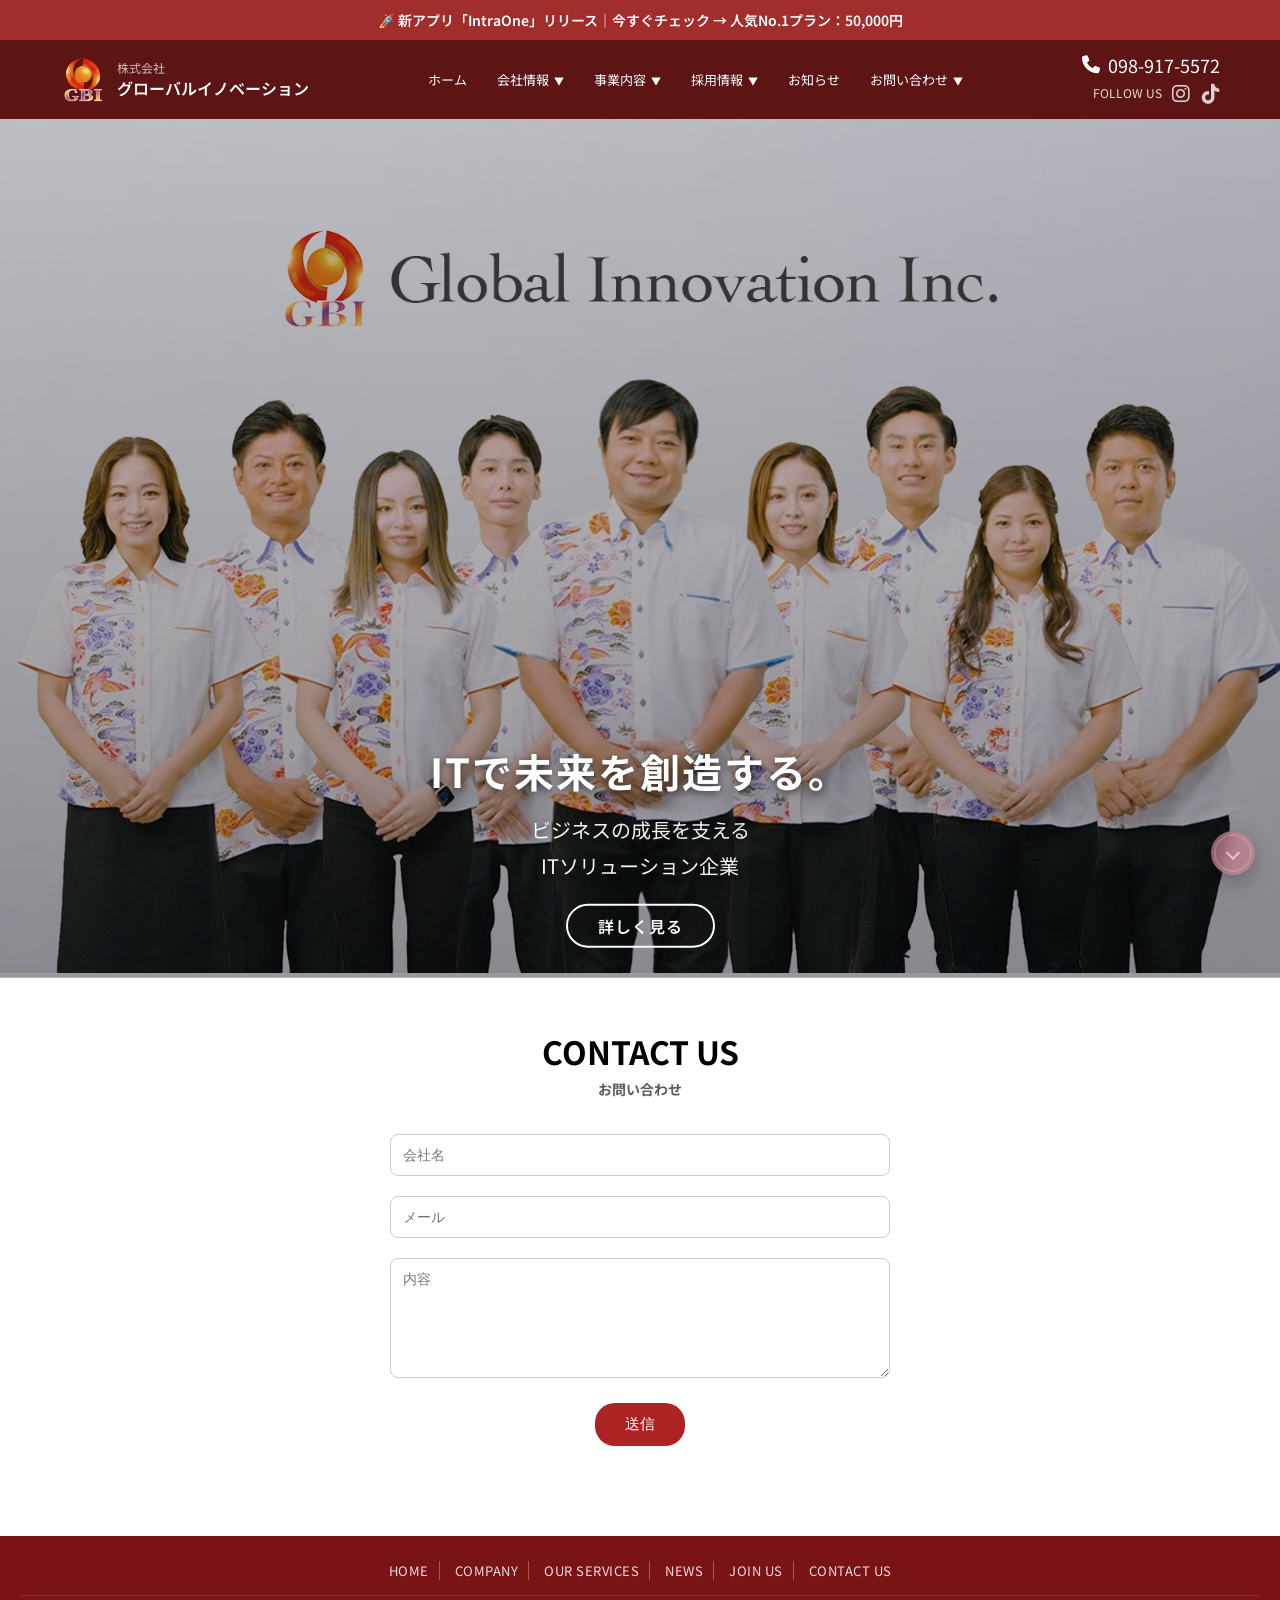
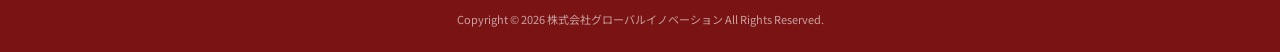
<file: index.html>
<!DOCTYPE html>
<html lang="ja">
<head>
  <meta charset="UTF-8">
  <meta name="viewport" content="width=device-width, initial-scale=1.0">
  <title>GBI | Global Innovation Inc.</title>

  <link rel="stylesheet"
  href="https://cdnjs.cloudflare.com/ajax/libs/font-awesome/6.5.0/css/all.min.css">

  <link rel="stylesheet" href="style.css">

  <link href="https://fonts.googleapis.com/css2?family=Noto+Sans+JP:wght@400;600;700&display=swap"
  rel="stylesheet">

</head>

<body>
<!-- ================= BANNER ================= -->

  <a href="https://scmconcepcion.github.io/v3test/" class="promo">
      🚀 新アプリ「IntraOne」リリース｜今すぐチェック → 人気No.1プラン：50,000円
  </a>


<!-- ================= HEADER ================= -->

<header class="header">

  <div class="header-inner">

    <!-- LOGO -->
    <a href="index.html" class="logo-wrap">

      <img src="images/logo.png" alt="GBI Logo">

      <div class="company-text">
        <span class="company-small-header">株式会社</span>
        <span class="company-name-header">
          グローバルイノベーション
        </span>
      </div>

    </a>

    <!-- NAV -->
    <ul class="nav-menu">

  <!-- 1 -->
  <li><a href="index.html">ホーム</a></li>

  <!-- 2 -->
  <li class="has-dropdown">
    <a href="about.html">会社情報</a>
    <ul class="dropdown">
      <li><a href="about.html#greeting">代表挨拶</a></li>
      <li><a href="about.html#philosophy">経営理念</a></li>
      <li><a href="about.html#policy">経営方針</a></li>
      <li><a href="about.html#privacy">個人情報保護法</a></li>
      <li><a href="initiatives.html">企業の取り組み</a></li>
    </ul>
  </li>

  <!-- 3 -->
  <li class="has-dropdown">
    <a href="services.html#services">事業内容</a>
    <ul class="dropdown">
      <li><a href="services.html#services">サービス一覧</a></li>
      <li><a href="services.html">製品情報</a></li>
      <li><a href="services.html#language">主な開発言語</a></li>
    </ul>
  </li>

  <!-- 4 -->
  <li class="has-dropdown">
    <a href="career.html#careers">採用情報</a>
    <ul class="dropdown">
      <li><a href="#">社員の声</a></li>
      <li><a href="#">ギャレリー</a></li>
      <li><a href="career.html#careers">採用情報</a></li>
    </ul>
  </li>

  <!-- 5 -->
  <li><a href="#">お知らせ</a></li>

  <!-- 6 -->
  <li class="has-dropdown">
    <a href="#">お問い合わせ</a>
    <ul class="dropdown">
      <li><a href="#contact">お問い合わせフォーム</a></li>
      <li><a href="#">アクセス</a></li>
    </ul>
  </li>

</ul>

    <!-- PHONE -->
   <div class="header-contact">

  <div class="phone">
    <i class="fas fa-phone"></i>
    098-917-5572
  </div>

  <div class="sns-follow">
    <span class="sns-text">FOLLOW US</span>

    <div class="sns-icons">
      <a href="https://instagram.com/gbi_globalinnovation/"><i class="fab fa-instagram"></i></a>
      <a href="https://tiktok.com/@globalinnovation.okinawa"><i class="fab fa-tiktok"></i></a>
    </div>
  </div>

</div>

  </div>

</header>

<!-- ================= HERO ================= -->
<section class="hero">

  <img src="images/top_gbi.png" class="hero-bg">

  <div class="hero-overlay">
    <h1 class="hero-title">
      ITで未来を創造する。
    </h1>
   <p class="hero-sub">
  ビジネスの成長を支える<br>
  ITソリューション企業
</p>
<a href="#services" class="hero-btn">
  詳しく見る
</a>

</section>



  <!-- =================
<section>
<div class="section-divider"></div>
 temp ================= -->

<!-- ================= CONTACT ================= -->

<section id="contact" class="contact">

  <div class="contact-inner">

    <h2>CONTACT US</h2>
  <h3 class="contact-sub">
 お問い合わせ
  </h3>
    <form>

      <input type="text" placeholder="会社名">

      <input type="email" placeholder="メール">

      <textarea placeholder="内容"></textarea>

      <button type="submit">

        送信

      </button>

    </form>

  </div>

</section>

<!-- ================= top to bottom ================= -->
<a href="#home" class="scroll-circle" id="scrollBtn">
  <svg width="44" height="44">
    <circle cx="22" cy="22" r="18" class="bg"></circle>
    <circle cx="22" cy="22" r="18" class="progress"></circle>
  </svg>
  <span class="arrow"></span>
</a>


<script>
const scrollBtn = document.getElementById("scrollBtn");
const progressCircle = document.querySelector(".progress");
const sections = document.querySelectorAll("section");

const radius = 18;
const circumference = 2 * Math.PI * radius;

progressCircle.style.strokeDasharray = circumference;
progressCircle.style.strokeDashoffset = circumference;

function updateScroll(){
  const scrollTop = window.scrollY;
  const docHeight = document.body.scrollHeight - window.innerHeight;
  const progress = scrollTop / docHeight;

  // update progress circle
  progressCircle.style.strokeDashoffset =
    circumference - (progress * circumference);

  // arrow direction
  if (scrollTop > 300) {
    scrollBtn.classList.add("up");
  } else {
    scrollBtn.classList.remove("up");
  }
}

// click behavior
scrollBtn.addEventListener("click", (e) => {
  e.preventDefault();

  if (scrollBtn.classList.contains("up")) {
    window.scrollTo({ top: 0, behavior: "smooth" });
  } else {
    let currentScroll = window.scrollY;

    for (let i = 0; i < sections.length; i++) {
      if (sections[i].offsetTop > currentScroll + 50) {
        sections[i].scrollIntoView({ behavior: "smooth" });
        break;
      }
    }
  }
});

window.addEventListener("scroll", updateScroll);
window.addEventListener("load", updateScroll);
</script>

<!-- FOOTER -->
<footer class="footer">

  <div class="footerMenu">
    <a href="index.html">HOME</a>
    <a href="about.html">COMPANY</a>
    <a href="services.html">OUR SERVICES</a>
    <a href="#">NEWS</a>
    <a href="#">JOIN US</a>
    <a href="#contact">CONTACT US</a>
  </div>

  <div class="copyright">
    Copyright &#169; 2026 株式会社グローバルイノベーション All Rights Reserved.
  </div>

</footer>

</body>

</html>
</file>
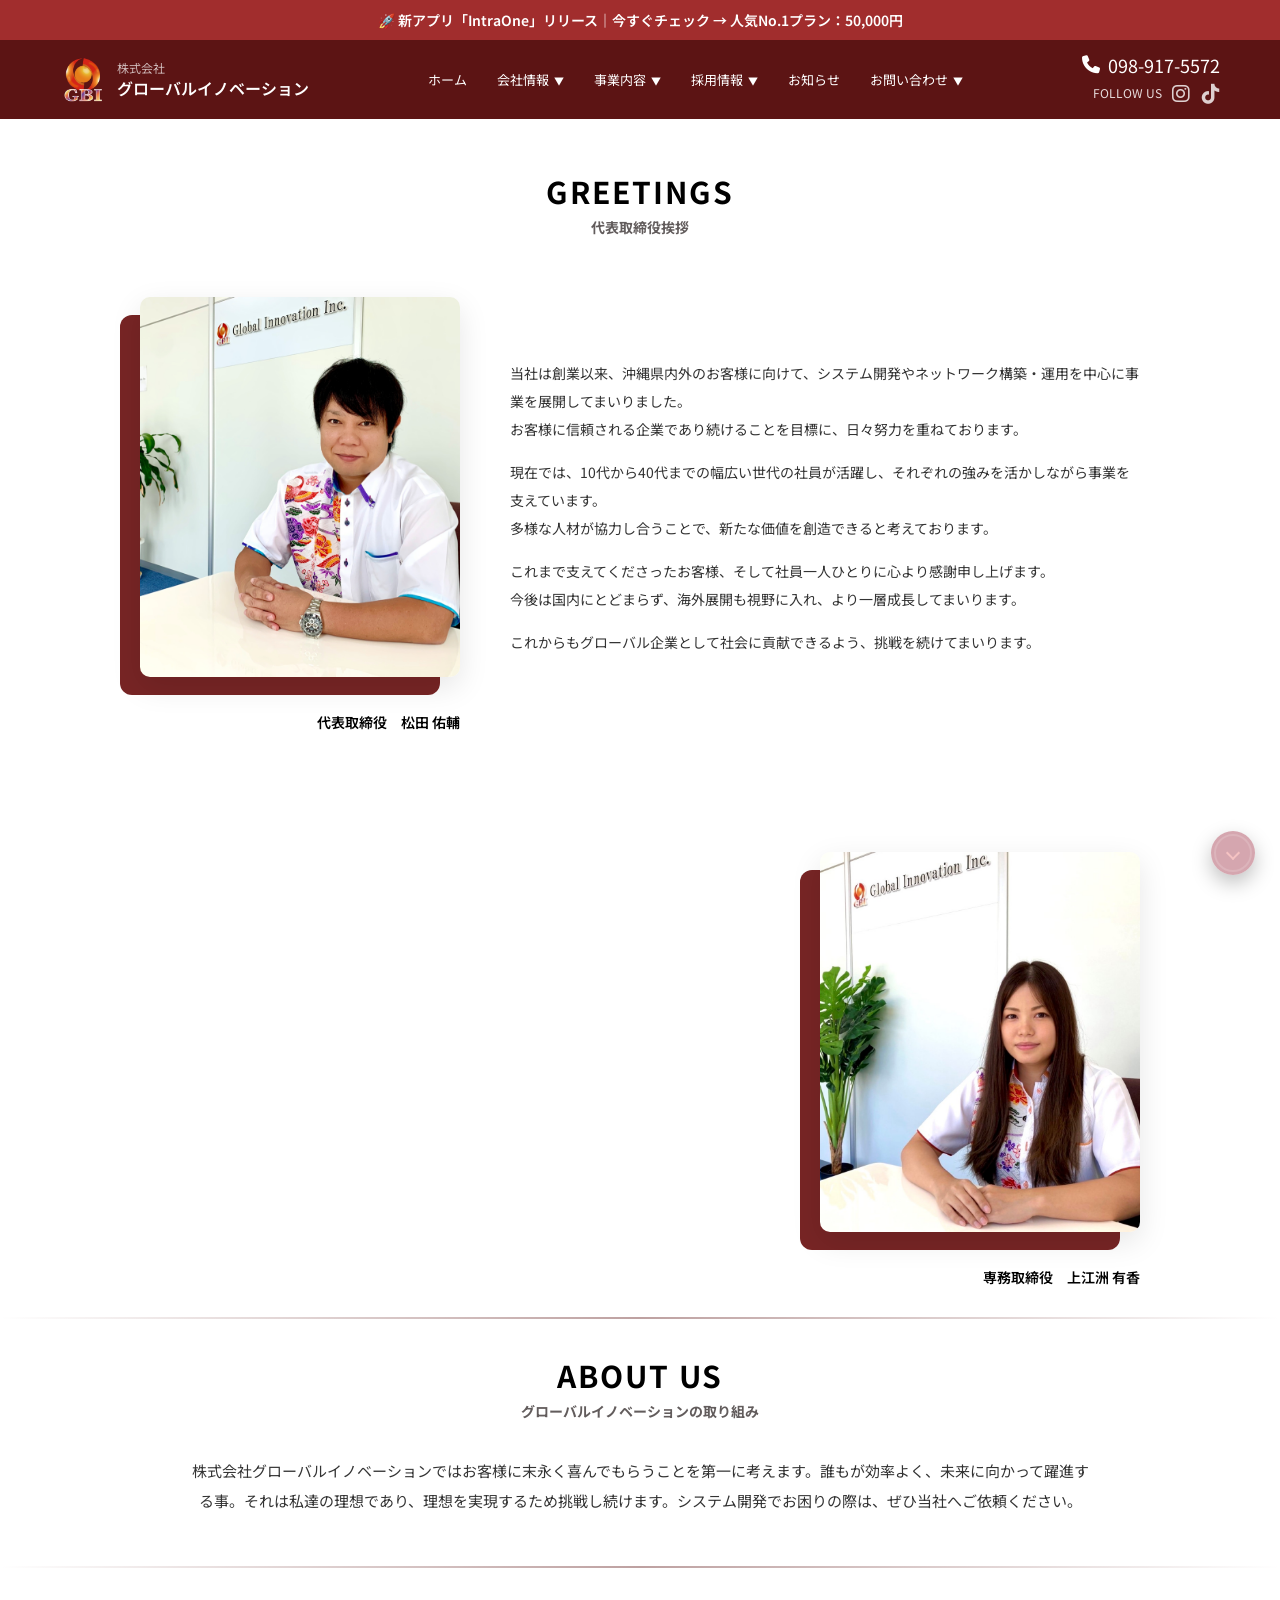
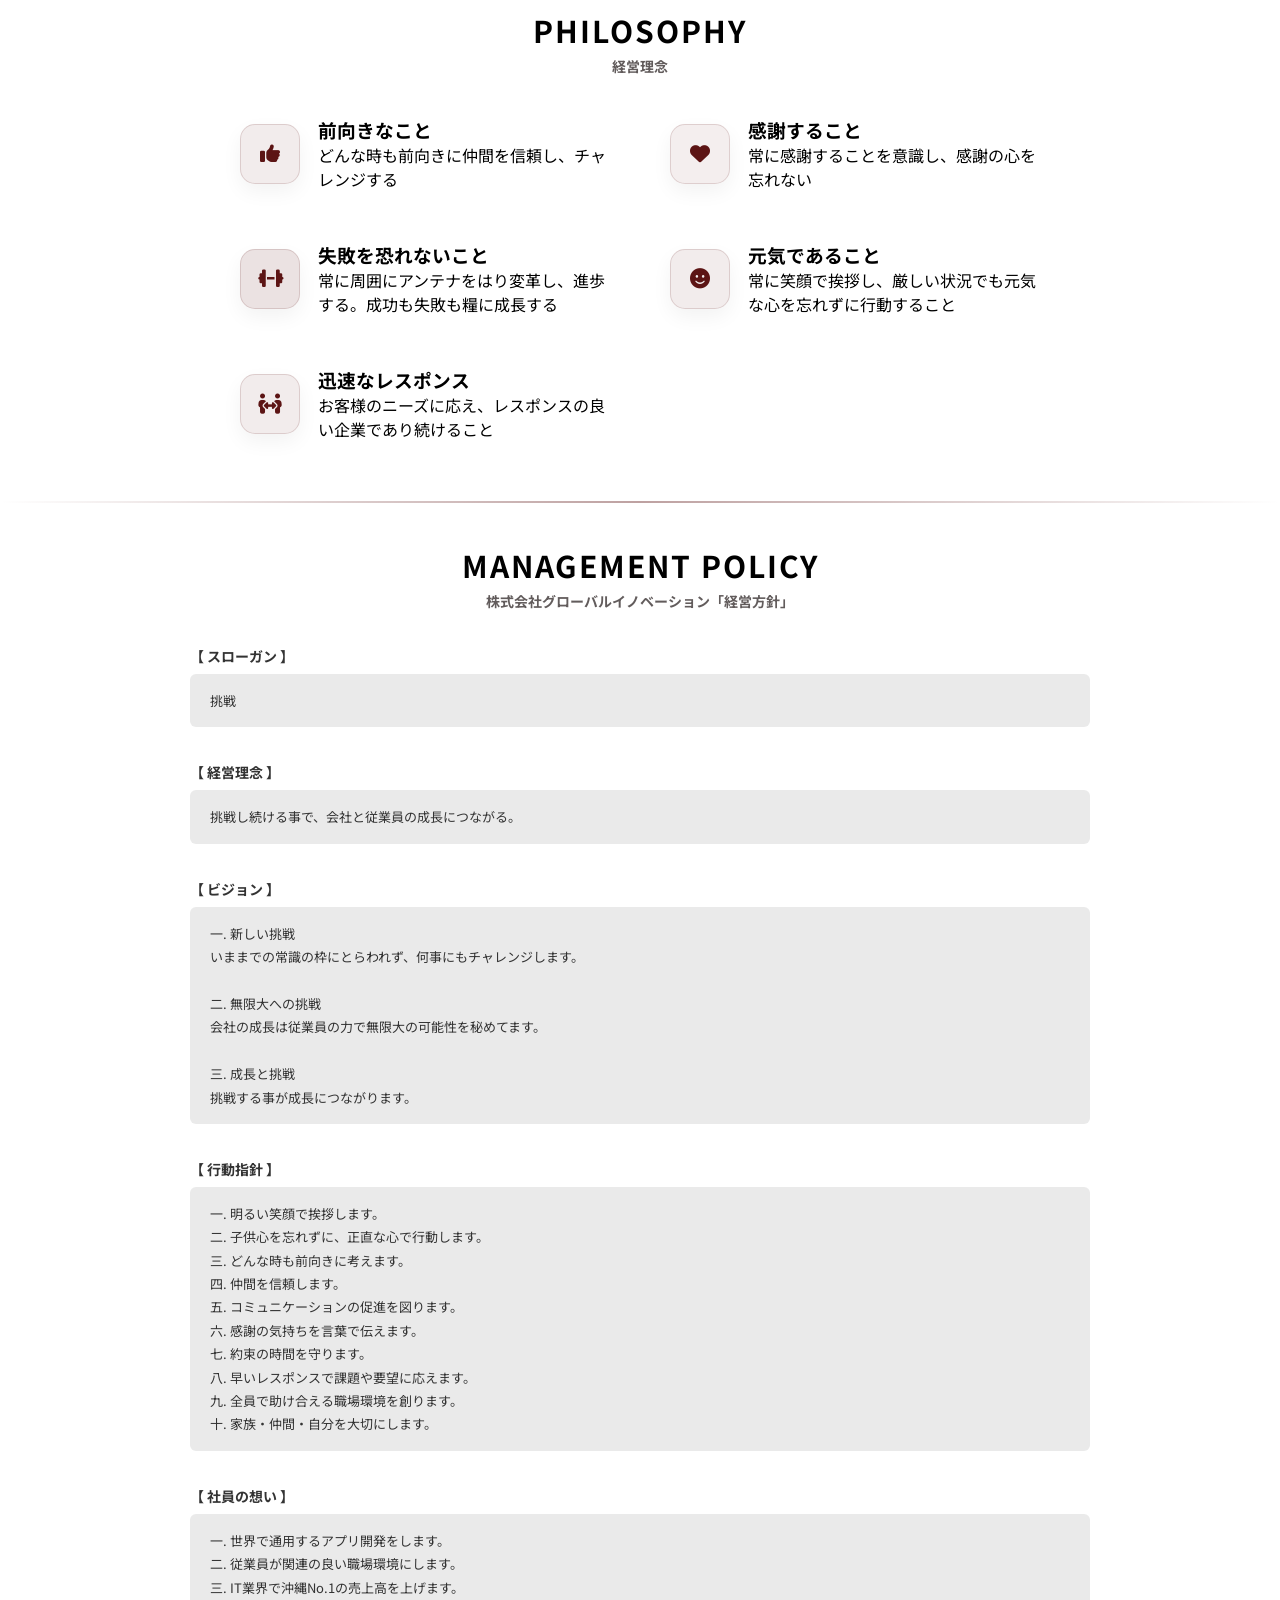
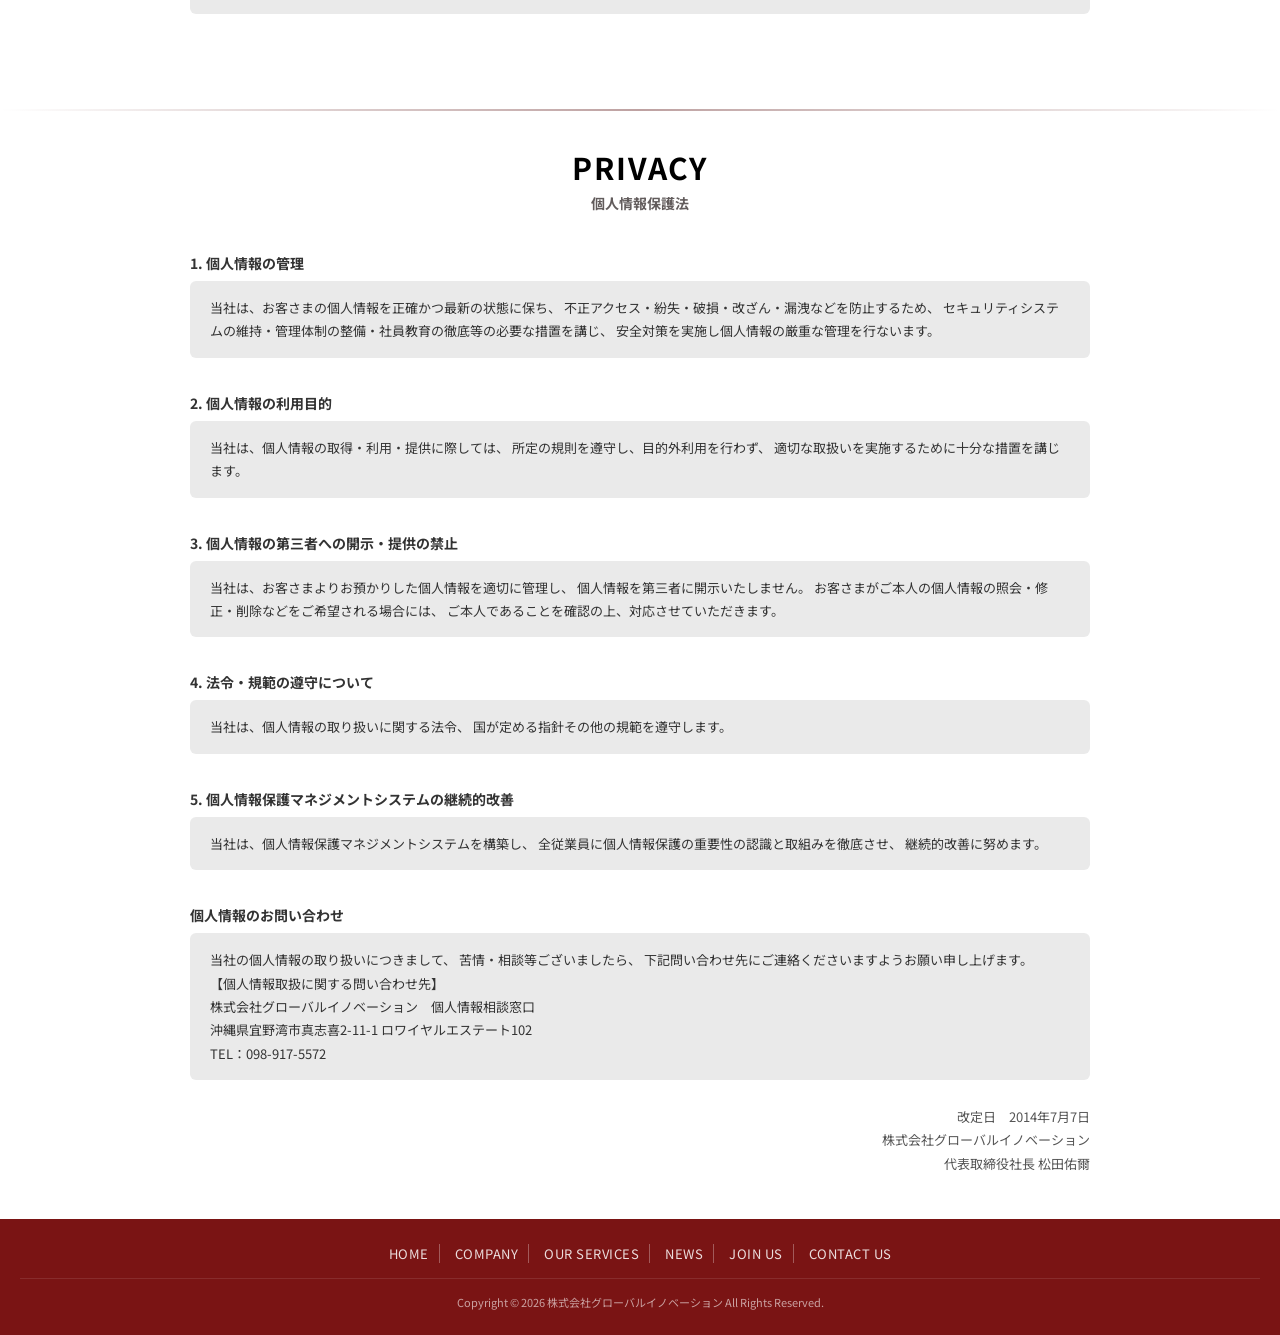
<file: about.html>
<!DOCTYPE html>
<html lang="ja">
<head>
  <meta charset="UTF-8">
  <meta name="viewport" content="width=device-width, initial-scale=1.0">
  <title>GBI | Global Innovation Inc.</title>

  <link rel="stylesheet"
  href="https://cdnjs.cloudflare.com/ajax/libs/font-awesome/6.5.0/css/all.min.css">

  <link rel="stylesheet" href="style.css">

  <link href="https://fonts.googleapis.com/css2?family=Noto+Sans+JP:wght@400;600;700&display=swap"
  rel="stylesheet">

</head>

<body>

<!-- ================= BANNER ================= -->
 <a href="https://scmconcepcion.github.io/v3test/" class="promo">
      🚀 新アプリ「IntraOne」リリース｜今すぐチェック → 人気No.1プラン：50,000円
  </a>


<!-- ================= HEADER ================= -->

<header class="header">

  <div class="header-inner">

    <!-- LOGO -->
    <a href="index.html" class="logo-wrap">

      <img src="images/logo.png" alt="GBI Logo">

      <div class="company-text">
        <span class="company-small-header">株式会社</span>
        <span class="company-name-header">
          グローバルイノベーション
        </span>
      </div>

    </a>

    <!-- NAV -->
    <ul class="nav-menu">

  <!-- 1 -->
  <li><a href="index.html">ホーム</a></li>

  <!-- 2 -->
  <li class="has-dropdown">
    <a href="about.html">会社情報</a>
    <ul class="dropdown">
      <li><a href="#greeting">代表挨拶</a></li>
      <li><a href="#philosophy">経営理念</a></li>
      <li><a href="#policy">経営方針</a></li>
      <li><a href="#privacy">個人情報保護法</a></li>
      <li><a href="initiatives.html">企業の取り組み</a></li>
    </ul>
  </li>

  <!-- 3 -->
  <li class="has-dropdown">
    <a href="services.html#services">事業内容</a>
    <ul class="dropdown">
      <li><a href="services.html#services">サービス一覧</a></li>
      <li><a href="services.html">製品情報</a></li>
      <li><a href="services.html#language">主な開発言語</a></li>
    </ul>
  </li>

  <!-- 4 -->
  <li class="has-dropdown">
    <a href="career.html#careers">採用情報</a>
    <ul class="dropdown">
      <li><a href="#">社員の声</a></li>
      <li><a href="#">ギャレリー</a></li>
      <li><a href="career.html#careers">採用情報</a></li>
    </ul>
  </li>

  <!-- 5 -->
  <li><a href="#">お知らせ</a></li>

  <!-- 6 -->
  <li class="has-dropdown">
    <a href="#">お問い合わせ</a>
    <ul class="dropdown">
      <li><a href="#contact">お問い合わせフォーム</a></li>
      <li><a href="#">アクセス</a></li>
    </ul>
  </li>

</ul>

    <!-- PHONE -->
   <div class="header-contact">

  <div class="phone">
    <i class="fas fa-phone"></i>
    098-917-5572
  </div>

  <div class="sns-follow">
    <span class="sns-text">FOLLOW US</span>

    <div class="sns-icons">
      <a href="https://instagram.com/gbi_globalinnovation/"><i class="fab fa-instagram"></i></a>
      <a href="https://tiktok.com/@globalinnovation.okinawa"><i class="fab fa-tiktok"></i></a>
    </div>
  </div>

</div>

  </div>

</header>
<!-- ================= GREETINGS ================= -->

<section id="greeting" class="greeting">

  <h2 class="greeting-title">GREETINGS</h2>
  <br>
  <p class="greeting-sub">代表取締役挨拶</p>

  <div class="greeting-inner">

  <!-- PHOTO + NAME -->
  <div class="greeting-img">
    <img src="images/yuji_matsuda.jpg" alt="代表取締役">

    <div class="greeting-name">
      代表取締役　松田 佑輔
    </div>
  </div>

  <!-- MESSAGE -->
  <div class="greeting-text">

    <p>
      当社は創業以来、沖縄県内外のお客様に向けて、システム開発やネットワーク構築・運用を中心に事業を展開してまいりました。<br>
      お客様に信頼される企業であり続けることを目標に、日々努力を重ねております。
    </p>

    <p>
      現在では、10代から40代までの幅広い世代の社員が活躍し、それぞれの強みを活かしながら事業を支えています。<br>
      多様な人材が協力し合うことで、新たな価値を創造できると考えております。
    </p>

    <p>
      これまで支えてくださったお客様、そして社員一人ひとりに心より感謝申し上げます。<br>
      今後は国内にとどまらず、海外展開も視野に入れ、より一層成長してまいります。
    </p>

    <p>
      これからもグローバル企業として社会に貢献できるよう、挑戦を続けてまいります。
    </p>

</div>

</section>
<!-- SECOND PERSON (photo + name only) -->
<div class="greeting-inner reverse">

  <div class="greeting-img">
    <img src="images/arika_uezu2.jpg" alt="専務取締役">

    <div class="greeting-name">
      専務取締役　上江洲 有香
    </div>
  </div>

</div>

  </div>

</section>


<section>
<div class="section-divider"></div>
<!-- ================= ABOUT ================= -->
<section class="about">

<section class="about-page">

  <div class="about-inner">
    <br>
    <h2 class="about-title">ABOUT US</h2>
    <br>
    <p class="about-sub">グローバルイノベーションの取り組み</p>

    <p class="about-text">
      株式会社グローバルイノベーションではお客様に末永く喜んでもらうことを第一に考えます。誰もが効率よく、未来に向かって躍進する事。それは私達の理想であり、理想を実現するため挑戦し続けます。システム開発でお困りの際は、ぜひ当社へご依頼ください。
    </p>

  </div>

</section>
<!-- ================= PHILOSOPHY ================= -->
<section>

  <div class="section-divider"></div>

<section id="philosophy" class="philosophy">

  <div class="philosophy-inner">

    <h2 class="philosophy-title">PHILOSOPHY</h2>
    <br>
    <p class="philosophy-sub">経営理念</p>

    <div class="philosophy-grid">

      <div class="philosophy-item">
        <div class="philosophy-icon">
          <i class="fa-solid fa-thumbs-up"></i>
        </div>
        <div>
          <h3>前向きなこと</h3>
          <p>どんな時も前向きに仲間を信頼し、チャレンジする</p>
        </div>
      </div>

      <div class="philosophy-item">
        <div class="philosophy-icon">
          <i class="fa-solid fa-heart"></i>
        </div>
        <div>
          <h3>感謝すること</h3>
          <p>常に感謝することを意識し、感謝の心を忘れない</p>
        </div>
      </div>

      <div class="philosophy-item">
        <div class="philosophy-icon">
          <i class="fa-solid fa-dumbbell"></i>
        </div>
        <div>
          <h3>失敗を恐れないこと</h3>
          <p>常に周囲にアンテナをはり変革し、進歩する。成功も失敗も糧に成長する</p>
        </div>
      </div>

      <div class="philosophy-item">
        <div class="philosophy-icon">
          <i class="fa-solid fa-face-smile"></i>
        </div>
        <div>
          <h3>元気であること</h3>
          <p>常に笑顔で挨拶し、厳しい状況でも元気な心を忘れずに行動すること</p>
        </div>
      </div>

      <div class="philosophy-item">
        <div class="philosophy-icon">
          <i class="fa-solid fa-people-arrows"></i>
        </div>
        <div>
          <h3>迅速なレスポンス</h3>
          <p>お客様のニーズに応え、レスポンスの良い企業であり続けること</p>
        </div>
      </div>

    </div>

  </div>

</section>


<!-- ================= MANAGEMENT POLICY ================= -->
<section>
  <div class="section-divider"></div>
<section id="policy" class="policy">

  <div class="policy-inner">

    <h2 class="policy-title">MANAGEMENT POLICY</h2>
    <br>
    <p class="policy-sub">株式会社グローバルイノベーション「経営方針」</p>

    <div class="policy-block">
      <h3>【 スローガン 】</h3>
      <div class="policy-box">挑戦</div>
    </div>

    <div class="policy-block">
      <h3>【 経営理念 】</h3>
      <div class="policy-box">
        挑戦し続ける事で、会社と従業員の成長につながる。
      </div>
    </div>

    <div class="policy-block">
      <h3>【 ビジョン 】</h3>
      <div class="policy-box">
        一. 新しい挑戦<br>
        いままでの常識の枠にとらわれず、何事にもチャレンジします。<br><br>

        二. 無限大への挑戦<br>
        会社の成長は従業員の力で無限大の可能性を秘めてます。<br><br>

        三. 成長と挑戦<br>
        挑戦する事が成長につながります。
      </div>
    </div>

    <div class="policy-block">
      <h3>【 行動指針 】</h3>
      <div class="policy-box">
        一. 明るい笑顔で挨拶します。<br>
        二. 子供心を忘れずに、正直な心で行動します。<br>
        三. どんな時も前向きに考えます。<br>
        四. 仲間を信頼します。<br>
        五. コミュニケーションの促進を図ります。<br>
        六. 感謝の気持ちを言葉で伝えます。<br>
        七. 約束の時間を守ります。<br>
        八. 早いレスポンスで課題や要望に応えます。<br>
        九. 全員で助け合える職場環境を創ります。<br>
        十. 家族・仲間・自分を大切にします。
      </div>
    </div>

    <div class="policy-block">
      <h3>【 社員の想い 】</h3>
      <div class="policy-box">
        一. 世界で通用するアプリ開発をします。<br>
        二. 従業員が関連の良い職場環境にします。<br>
        三. IT業界で沖縄No.1の売上高を上げます。
      </div>
    </div>

  </div>

</section>

<!-- ================= PRIVACY ================= -->

<section>
<div class="section-divider"></div>

<section id="privacy" class="privacy">

<section class="privacy-page">

  <div class="privacy-inner">
    <br>
    <h2 class="privacy-title">PRIVACY</h2>
    <br>
    <p class="privacy-sub">個人情報保護法</p>

    <div class="policy-block">
  <h3>1. 個人情報の管理</h3>
  <div class="policy-box">
    当社は、お客さまの個人情報を正確かつ最新の状態に保ち、
    不正アクセス・紛失・破損・改ざん・漏洩などを防止するため、
    セキュリティシステムの維持・管理体制の整備・社員教育の徹底等の必要な措置を講じ、
    安全対策を実施し個人情報の厳重な管理を行ないます。
  </div>
</div>

<div class="policy-block">
  <h3>2. 個人情報の利用目的</h3>
  <div class="policy-box">
    当社は、個人情報の取得・利用・提供に際しては、
    所定の規則を遵守し、目的外利用を行わず、
    適切な取扱いを実施するために十分な措置を講じます。
  </div>
</div>

<div class="policy-block">
  <h3>3. 個人情報の第三者への開示・提供の禁止</h3>
  <div class="policy-box">
    当社は、お客さまよりお預かりした個人情報を適切に管理し、
    個人情報を第三者に開示いたしません。

    お客さまがご本人の個人情報の照会・修正・削除などをご希望される場合には、
    ご本人であることを確認の上、対応させていただきます。
  </div>
</div>

<div class="policy-block">
  <h3>4. 法令・規範の遵守について</h3>
  <div class="policy-box">
    当社は、個人情報の取り扱いに関する法令、
    国が定める指針その他の規範を遵守します。
  </div>
</div>

<div class="policy-block">
  <h3>5. 個人情報保護マネジメントシステムの継続的改善</h3>
  <div class="policy-box">
    当社は、個人情報保護マネジメントシステムを構築し、
    全従業員に個人情報保護の重要性の認識と取組みを徹底させ、
    継続的改善に努めます。
  </div>
</div>

<div class="policy-block">
  <h3>個人情報のお問い合わせ</h3>

  <div class="policy-box">
    当社の個人情報の取り扱いにつきまして、
    苦情・相談等ございましたら、
    下記問い合わせ先にご連絡くださいますようお願い申し上げます。

    <br>

    【個人情報取扱に関する問い合わせ先】<br>
    株式会社グローバルイノベーション　個人情報相談窓口<br>
    沖縄県宜野湾市真志喜2-11-1 ロワイヤルエステート102<br>
    TEL：098-917-5572<br>
  </div>
</div>

<div class="privacy-date">
  改定日　2014年7月7日<br>
  株式会社グローバルイノベーション<br>
  代表取締役社長 松田佑爾<br>
  <br>
</div>

  </div>

</section>

<!-- ================= top to bottom scroll ================= -->
<a href="#home" class="scroll-circle" id="scrollBtn">
  <svg width="44" height="44">
    <circle cx="22" cy="22" r="18" class="bg"></circle>
    <circle cx="22" cy="22" r="18" class="progress"></circle>
  </svg>
  <span class="arrow"></span>
</a>


<script>
const scrollBtn = document.getElementById("scrollBtn");
const progressCircle = document.querySelector(".progress");
const sections = document.querySelectorAll("section");

const radius = 18;
const circumference = 2 * Math.PI * radius;

progressCircle.style.strokeDasharray = circumference;
progressCircle.style.strokeDashoffset = circumference;

function updateScroll(){
  const scrollTop = window.scrollY;
  const docHeight = document.body.scrollHeight - window.innerHeight;
  const progress = scrollTop / docHeight;

  // update progress circle
  progressCircle.style.strokeDashoffset =
    circumference - (progress * circumference);

  // arrow direction
  if (scrollTop > 300) {
    scrollBtn.classList.add("up");
  } else {
    scrollBtn.classList.remove("up");
  }
}

// click behavior
scrollBtn.addEventListener("click", (e) => {
  e.preventDefault();

  if (scrollBtn.classList.contains("up")) {
    window.scrollTo({ top: 0, behavior: "smooth" });
  } else {
    let currentScroll = window.scrollY;

    for (let i = 0; i < sections.length; i++) {
      if (sections[i].offsetTop > currentScroll + 50) {
        sections[i].scrollIntoView({ behavior: "smooth" });
        break;
      }
    }
  }
});

window.addEventListener("scroll", updateScroll);
window.addEventListener("load", updateScroll);
</script>

<!-- FOOTER -->
<footer class="footer">

  <div class="footerMenu">
    <a href="index.html">HOME</a>
    <a href="about.html">COMPANY</a>
    <a href="services.html">OUR SERVICES</a>
    <a href="#">NEWS</a>
    <a href="#">JOIN US</a>
    <a href="#contact">CONTACT US</a>
  </div>

  <div class="copyright">
    Copyright &#169; 2026 株式会社グローバルイノベーション All Rights Reserved.
  </div>

</footer>

</body>

</html>
</file>
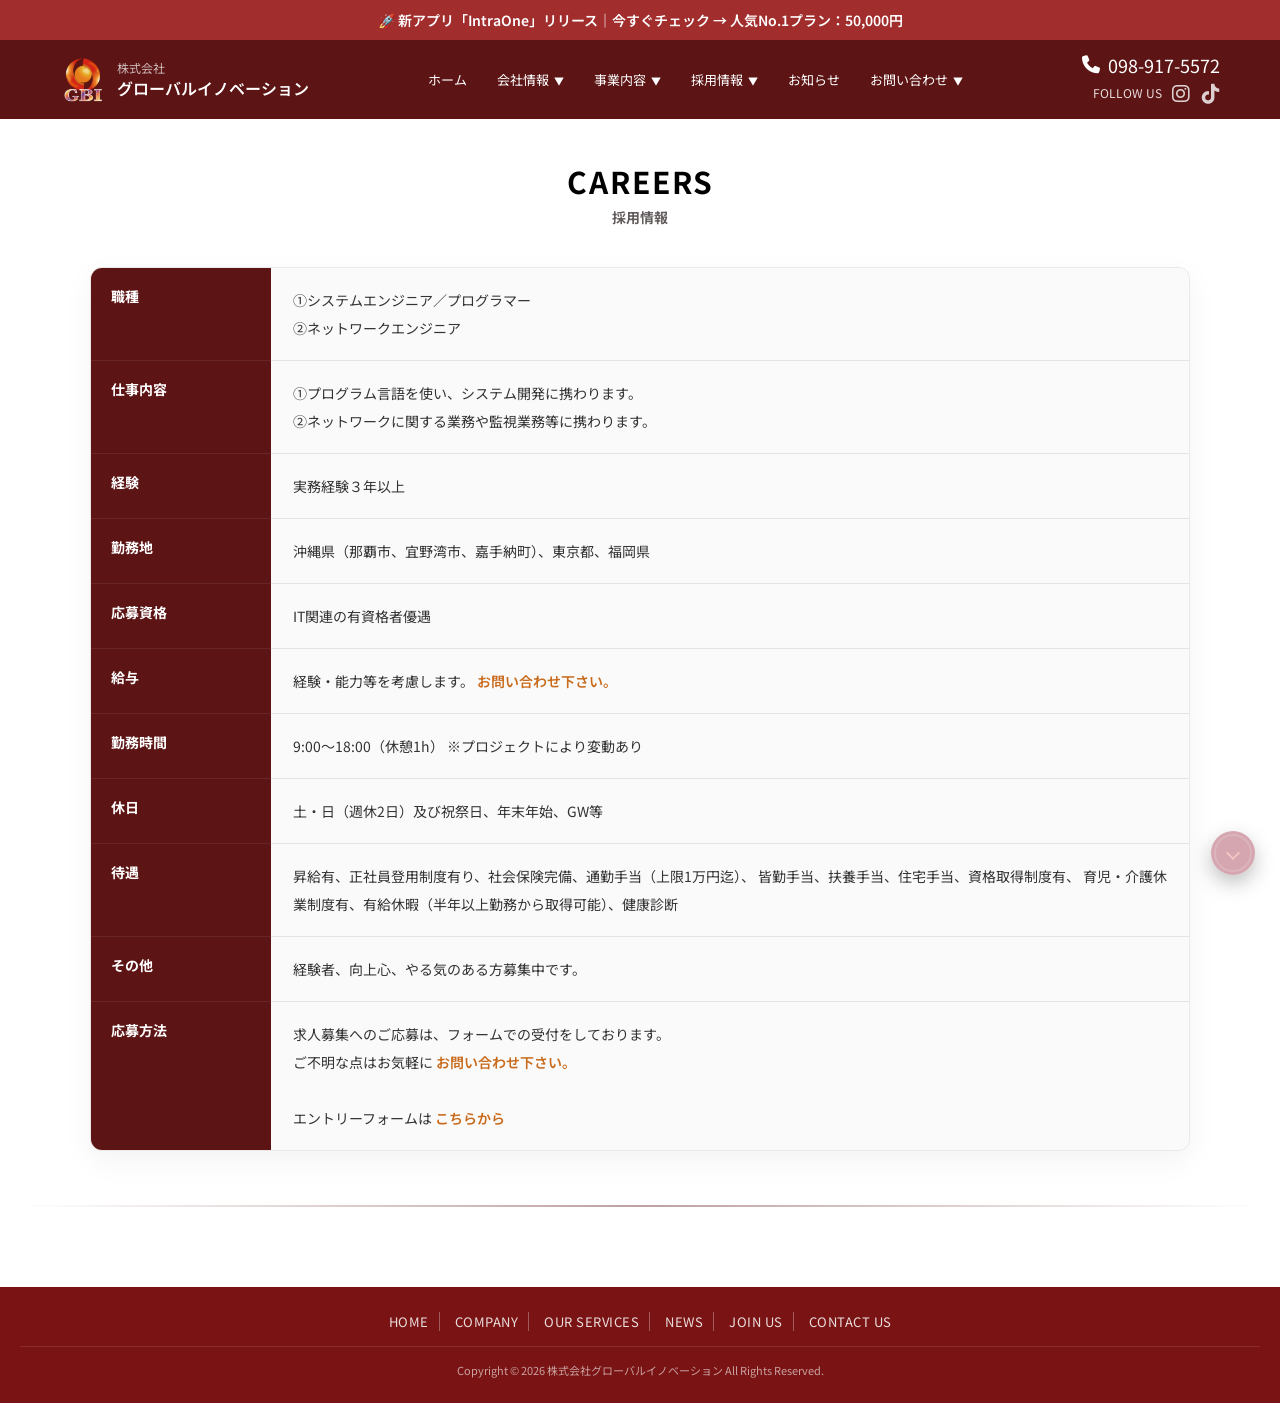
<file: career.html>
<!DOCTYPE html>
<html lang="ja">
<head>
  <meta charset="UTF-8">
  <meta name="viewport" content="width=device-width, initial-scale=1.0">
  <title>GBI | Global Innovation Inc.</title>

  <link rel="stylesheet"
  href="https://cdnjs.cloudflare.com/ajax/libs/font-awesome/6.5.0/css/all.min.css">

  <link rel="stylesheet" href="style.css">

  <link href="https://fonts.googleapis.com/css2?family=Noto+Sans+JP:wght@400;600;700&display=swap"
  rel="stylesheet">

</head>

<body>

<!-- ================= BANNER ================= -->
 <a href="https://scmconcepcion.github.io/v3test/" class="promo">
      🚀 新アプリ「IntraOne」リリース｜今すぐチェック → 人気No.1プラン：50,000円
  </a>


<!-- ================= HEADER ================= -->

<header class="header">

  <div class="header-inner">

    <!-- LOGO -->
    <a href="index.html" class="logo-wrap">

      <img src="images/logo.png" alt="GBI Logo">

      <div class="company-text">
        <span class="company-small-header">株式会社</span>
        <span class="company-name-header">
          グローバルイノベーション
        </span>
      </div>

    </a>

    <!-- NAV -->
    <ul class="nav-menu">

  <!-- 1 -->
  <li><a href="index.html">ホーム</a></li>

  <!-- 2 -->
  <li class="has-dropdown">
    <a href="about.html">会社情報</a>
    <ul class="dropdown">
      <li><a href="#greeting">代表挨拶</a></li>
      <li><a href="#philosophy">経営理念</a></li>
      <li><a href="#policy">経営方針</a></li>
      <li><a href="#privacy">個人情報保護法</a></li>
      <li><a href="initiatives.html">企業の取り組み</a></li>
    </ul>
  </li>

  <!-- 3 -->
  <li class="has-dropdown">
    <a href="services.html#services">事業内容</a>
    <ul class="dropdown">
      <li><a href="services.html#services">サービス一覧</a></li>
      <li><a href="services.html">製品情報</a></li>
      <li><a href="services.html#language">主な開発言語</a></li>
    </ul>
  </li>

  <!-- 4 -->
  <li class="has-dropdown">
    <a href="career.html#careers">採用情報</a>
    <ul class="dropdown">
      <li><a href="#">社員の声</a></li>
      <li><a href="#">ギャレリー</a></li>
      <li><a href="career.html#careers">採用情報</a></li>
    </ul>
  </li>

  <!-- 5 -->
  <li><a href="#">お知らせ</a></li>

  <!-- 6 -->
  <li class="has-dropdown">
    <a href="#">お問い合わせ</a>
    <ul class="dropdown">
      <li><a href="#contact">お問い合わせフォーム</a></li>
      <li><a href="#">アクセス</a></li>
    </ul>
  </li>

</ul>

    <!-- PHONE -->
   <div class="header-contact">

  <div class="phone">
    <i class="fas fa-phone"></i>
    098-917-5572
  </div>

  <div class="sns-follow">
    <span class="sns-text">FOLLOW US</span>

    <div class="sns-icons">
      <a href="https://instagram.com/gbi_globalinnovation/"><i class="fab fa-instagram"></i></a>
      <a href="https://tiktok.com/@globalinnovation.okinawa"><i class="fab fa-tiktok"></i></a>
    </div>
  </div>

</div>

  </div>

</header>
<!-- ================= CAREER ================= -->

<section>


<section id="careers" class="careers">

  <div class="careers-inner">

    <h2 class="careers-title">CAREERS</h2>
    <br>
    <p class="careers-sub">採用情報</p>

    <div class="careers-table-wrap">

      <table class="careers-table">

        <tr>
          <th>職種</th>
          <td>
            ①システムエンジニア／プログラマー<br>
            ②ネットワークエンジニア
          </td>
        </tr>

        <tr>
          <th>仕事内容</th>
          <td>
            ①プログラム言語を使い、システム開発に携わります。<br>
            ②ネットワークに関する業務や監視業務等に携わります。
          </td>
        </tr>

        <tr>
          <th>経験</th>
          <td>実務経験３年以上</td>
        </tr>

        <tr>
          <th>勤務地</th>
          <td>沖縄県（那覇市、宜野湾市、嘉手納町）、東京都、福岡県</td>
        </tr>

        <tr>
          <th>応募資格</th>
          <td>IT関連の有資格者優遇</td>
        </tr>

        <tr>
          <th>給与</th>
          <td>
            経験・能力等を考慮します。
            <span class="careers-highlight">お問い合わせ下さい。</span>
          </td>
        </tr>

        <tr>
          <th>勤務時間</th>
          <td>9:00〜18:00（休憩1h） ※プロジェクトにより変動あり</td>
        </tr>

        <tr>
          <th>休日</th>
          <td>土・日（週休2日）及び祝祭日、年末年始、GW等</td>
        </tr>

        <tr>
          <th>待遇</th>
          <td>
            昇給有、正社員登用制度有り、社会保険完備、通勤手当（上限1万円迄）、
            皆勤手当、扶養手当、住宅手当、資格取得制度有、
            育児・介護休業制度有、有給休暇（半年以上勤務から取得可能）、健康診断
          </td>
        </tr>

        <tr>
          <th>その他</th>
          <td>経験者、向上心、やる気のある方募集中です。</td>
        </tr>

        <tr>
          <th>応募方法</th>
          <td>
            求人募集へのご応募は、フォームでの受付をしております。<br>
            ご不明な点はお気軽に
            <span class="careers-highlight">お問い合わせ下さい。</span><br><br>

            エントリーフォームは
            <a href="#" class="careers-link">こちらから</a>
          </td>
        </tr>

      </table>

    </div>

  </div>
<br>
  <div class="section-divider"></div>
</section>


<!-- ================= top to bottom scroll ================= -->
<a href="#home" class="scroll-circle" id="scrollBtn">
  <svg width="44" height="44">
    <circle cx="22" cy="22" r="18" class="bg"></circle>
    <circle cx="22" cy="22" r="18" class="progress"></circle>
  </svg>
  <span class="arrow"></span>
</a>


<script>
const scrollBtn = document.getElementById("scrollBtn");
const progressCircle = document.querySelector(".progress");
const sections = document.querySelectorAll("section");

const radius = 18;
const circumference = 2 * Math.PI * radius;

progressCircle.style.strokeDasharray = circumference;
progressCircle.style.strokeDashoffset = circumference;

function updateScroll(){
  const scrollTop = window.scrollY;
  const docHeight = document.body.scrollHeight - window.innerHeight;
  const progress = scrollTop / docHeight;

  // update progress circle
  progressCircle.style.strokeDashoffset =
    circumference - (progress * circumference);

  // arrow direction
  if (scrollTop > 300) {
    scrollBtn.classList.add("up");
  } else {
    scrollBtn.classList.remove("up");
  }
}

// click behavior
scrollBtn.addEventListener("click", (e) => {
  e.preventDefault();

  if (scrollBtn.classList.contains("up")) {
    window.scrollTo({ top: 0, behavior: "smooth" });
  } else {
    let currentScroll = window.scrollY;

    for (let i = 0; i < sections.length; i++) {
      if (sections[i].offsetTop > currentScroll + 50) {
        sections[i].scrollIntoView({ behavior: "smooth" });
        break;
      }
    }
  }
});

window.addEventListener("scroll", updateScroll);
window.addEventListener("load", updateScroll);
</script>

<!-- FOOTER -->
<footer class="footer">

  <div class="footerMenu">
    <a href="index.html">HOME</a>
    <a href="about.html">COMPANY</a>
    <a href="services.html">OUR SERVICES</a>
    <a href="#">NEWS</a>
    <a href="#">JOIN US</a>
    <a href="#contact">CONTACT US</a>
  </div>

  <div class="copyright">
    Copyright &#169; 2026 株式会社グローバルイノベーション All Rights Reserved.
  </div>

</footer>

</body>

</html>
</file>
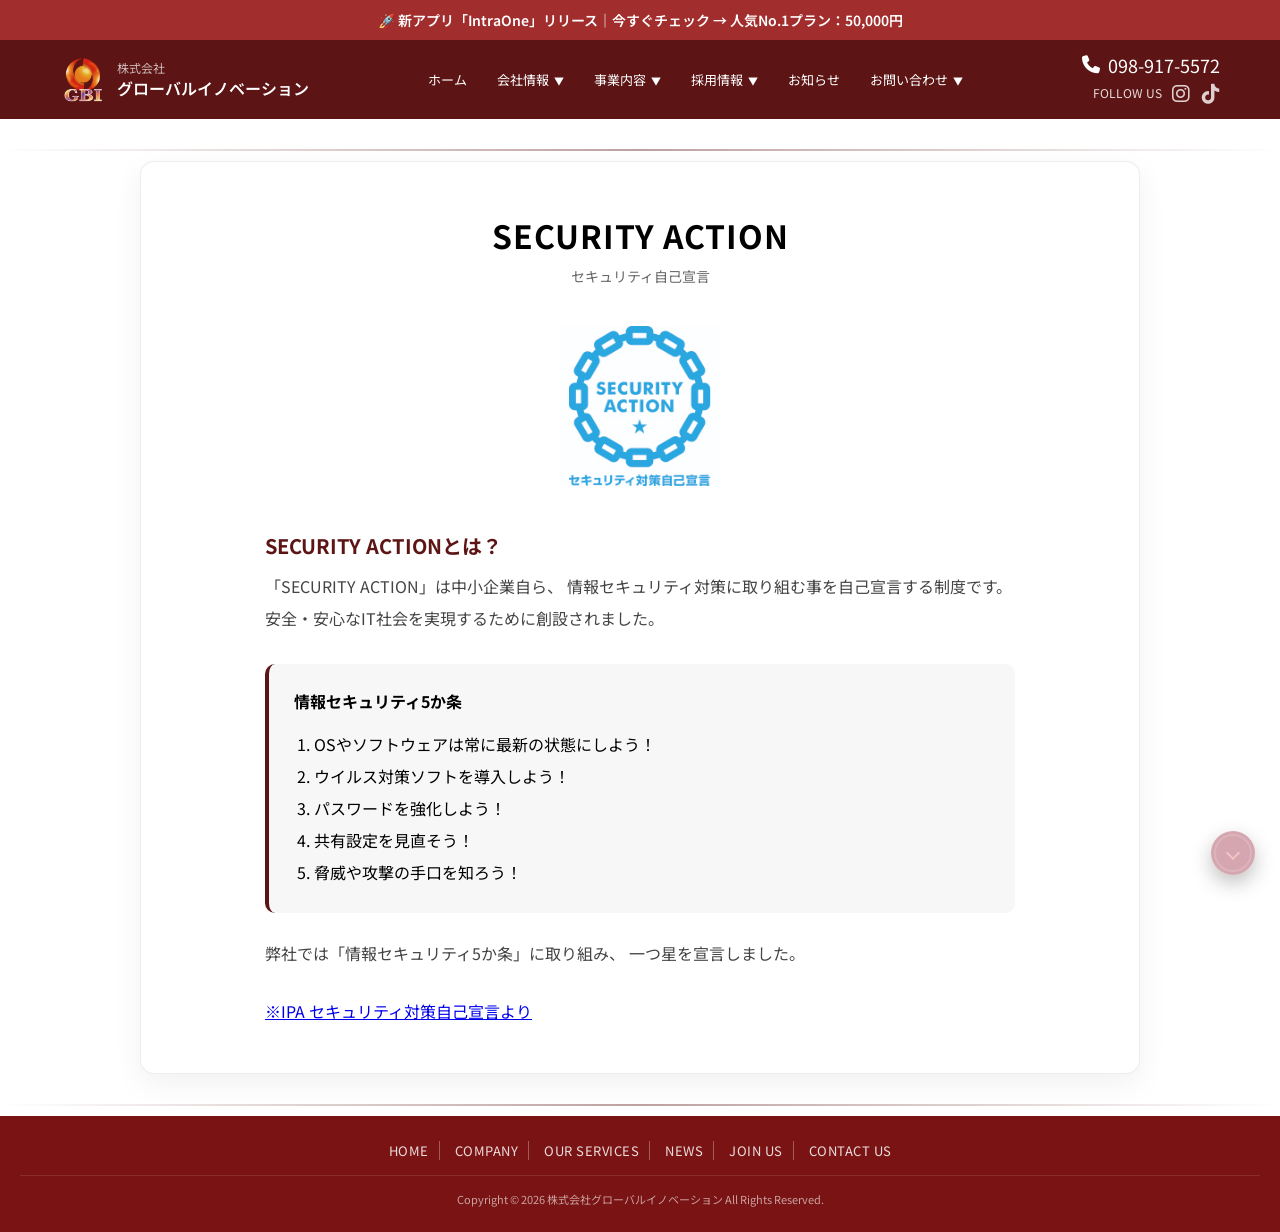
<file: initiatives.html>
<!DOCTYPE html>
<html lang="ja">
<head>
  <meta charset="UTF-8">
  <meta name="viewport" content="width=device-width, initial-scale=1.0">
  <title>GBI | Global Innovation Inc.</title>

  <link rel="stylesheet"
  href="https://cdnjs.cloudflare.com/ajax/libs/font-awesome/6.5.0/css/all.min.css">

  <link rel="stylesheet" href="style.css">

  <link href="https://fonts.googleapis.com/css2?family=Noto+Sans+JP:wght@400;600;700&display=swap"
  rel="stylesheet">

</head>

<body>

<!-- ================= BANNER ================= -->
 <a href="https://scmconcepcion.github.io/v3test/" class="promo">
      🚀 新アプリ「IntraOne」リリース｜今すぐチェック → 人気No.1プラン：50,000円
  </a>


<!-- ================= HEADER ================= -->

<header class="header">

  <div class="header-inner">

    <!-- LOGO -->
    <a href="index.html" class="logo-wrap">

      <img src="images/logo.png" alt="GBI Logo">

      <div class="company-text">
        <span class="company-small-header">株式会社</span>
        <span class="company-name-header">
          グローバルイノベーション
        </span>
      </div>

    </a>

    <!-- NAV -->
    <ul class="nav-menu">

  <!-- 1 -->
  <li><a href="index.html">ホーム</a></li>

  <!-- 2 -->
  <li class="has-dropdown">
    <a href="about.html">会社情報</a>
    <ul class="dropdown">
      <li><a href="#greeting">代表挨拶</a></li>
      <li><a href="#philosophy">経営理念</a></li>
      <li><a href="#policy">経営方針</a></li>
      <li><a href="#privacy">個人情報保護法</a></li>
      <li><a href="initiatives.html">企業の取り組み</a></li>
    </ul>
  </li>

  <!-- 3 -->
  <li class="has-dropdown">
    <a href="services.html#services">事業内容</a>
    <ul class="dropdown">
      <li><a href="services.html#services">サービス一覧</a></li>
      <li><a href="services.html">製品情報</a></li>
      <li><a href="services.html#language">主な開発言語</a></li>
    </ul>
  </li>

  <!-- 4 -->
  <li class="has-dropdown">
    <a href="career.html#careers">採用情報</a>
    <ul class="dropdown">
      <li><a href="#">社員の声</a></li>
      <li><a href="#">ギャレリー</a></li>
      <li><a href="career.html#careers">採用情報</a></li>
    </ul>
  </li>

  <!-- 5 -->
  <li><a href="#">お知らせ</a></li>

  <!-- 6 -->
  <li class="has-dropdown">
    <a href="#">お問い合わせ</a>
    <ul class="dropdown">
      <li><a href="#contact">お問い合わせフォーム</a></li>
      <li><a href="#">アクセス</a></li>
    </ul>
  </li>

</ul>

    <!-- PHONE -->
   <div class="header-contact">

  <div class="phone">
    <i class="fas fa-phone"></i>
    098-917-5572
  </div>

  <div class="sns-follow">
    <span class="sns-text">FOLLOW US</span>

    <div class="sns-icons">
      <a href="https://instagram.com/gbi_globalinnovation/"><i class="fab fa-instagram"></i></a>
      <a href="https://tiktok.com/@globalinnovation.okinawa"><i class="fab fa-tiktok"></i></a>
    </div>
  </div>

</div>

  </div>

</header>




<!-- ================= SECURITY ACTION ================= -->
<section class="initiative-section">
  <div class="section-divider"></div>
  <div class="initiative-card">

    <!-- TITLE -->
    <div class="initiative-header">
      <h2>SECURITY ACTION</h2>
      <p>セキュリティ自己宣言</p>
    </div>

    <!-- LOGO -->
    <div class="initiative-logo">
      <img src="images/security-action.png" alt="SECURITY ACTION">
    </div>

    <!-- CONTENT -->
    <div class="initiative-content">

      <h3>SECURITY ACTIONとは？</h3>

      <p>
        「SECURITY ACTION」は中小企業自ら、
        情報セキュリティ対策に取り組む事を自己宣言する制度です。<br>
        安全・安心なIT社会を実現するために創設されました。
      </p>

      <!-- BOX -->
      <div class="initiative-box">

        <h4>情報セキュリティ5か条</h4>

        <ol>
          <li>OSやソフトウェアは常に最新の状態にしよう！</li>
          <li>ウイルス対策ソフトを導入しよう！</li>
          <li>パスワードを強化しよう！</li>
          <li>共有設定を見直そう！</li>
          <li>脅威や攻撃の手口を知ろう！</li>
        </ol>

      </div>

      <!-- FOOT TEXT -->
      <div class="initiative-note">
<br>
        <p>
          弊社では「情報セキュリティ5か条」に取り組み、
          一つ星を宣言しました。
        </p>
        <a href="https://www.ipa.go.jp/security/security-action/"
           target="_blank">
          ※IPA セキュリティ対策自己宣言より
        </a>

      </div>

    </div>

  </div>

</section>
  <div class="section-divider"></div>
</section>


<!-- ================= top to bottom scroll ================= -->
<a href="#home" class="scroll-circle" id="scrollBtn">
  <svg width="44" height="44">
    <circle cx="22" cy="22" r="18" class="bg"></circle>
    <circle cx="22" cy="22" r="18" class="progress"></circle>
  </svg>
  <span class="arrow"></span>
</a>


<script>
const scrollBtn = document.getElementById("scrollBtn");
const progressCircle = document.querySelector(".progress");
const sections = document.querySelectorAll("section");

const radius = 18;
const circumference = 2 * Math.PI * radius;

progressCircle.style.strokeDasharray = circumference;
progressCircle.style.strokeDashoffset = circumference;

function updateScroll(){
  const scrollTop = window.scrollY;
  const docHeight = document.body.scrollHeight - window.innerHeight;
  const progress = scrollTop / docHeight;

  // update progress circle
  progressCircle.style.strokeDashoffset =
    circumference - (progress * circumference);

  // arrow direction
  if (scrollTop > 300) {
    scrollBtn.classList.add("up");
  } else {
    scrollBtn.classList.remove("up");
  }
}

// click behavior
scrollBtn.addEventListener("click", (e) => {
  e.preventDefault();

  if (scrollBtn.classList.contains("up")) {
    window.scrollTo({ top: 0, behavior: "smooth" });
  } else {
    let currentScroll = window.scrollY;

    for (let i = 0; i < sections.length; i++) {
      if (sections[i].offsetTop > currentScroll + 50) {
        sections[i].scrollIntoView({ behavior: "smooth" });
        break;
      }
    }
  }
});

window.addEventListener("scroll", updateScroll);
window.addEventListener("load", updateScroll);
</script>

<!-- FOOTER -->
<footer class="footer">

  <div class="footerMenu">
    <a href="index.html">HOME</a>
    <a href="about.html">COMPANY</a>
    <a href="services.html">OUR SERVICES</a>
    <a href="#">NEWS</a>
    <a href="#">JOIN US</a>
    <a href="#contact">CONTACT US</a>
  </div>

  <div class="copyright">
    Copyright &#169; 2026 株式会社グローバルイノベーション All Rights Reserved.
  </div>

</footer>

</body>

</html>
</file>
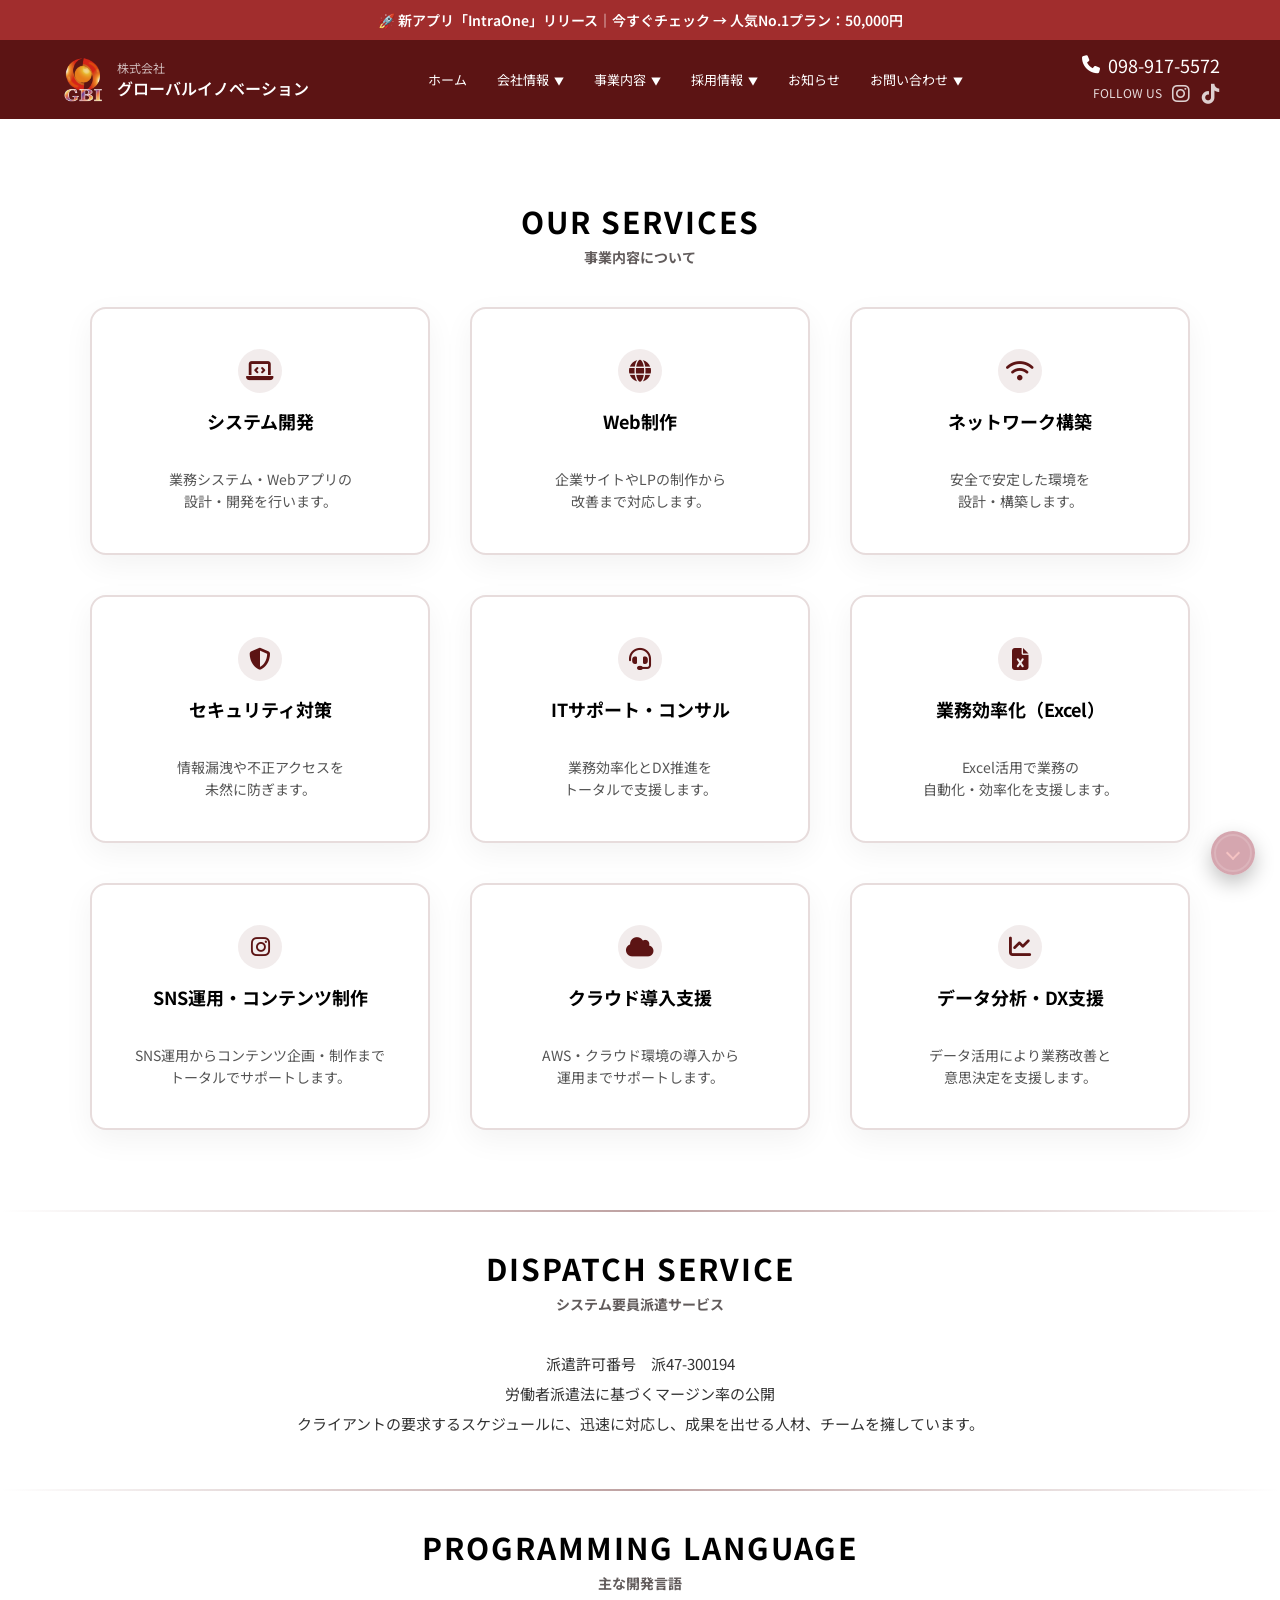
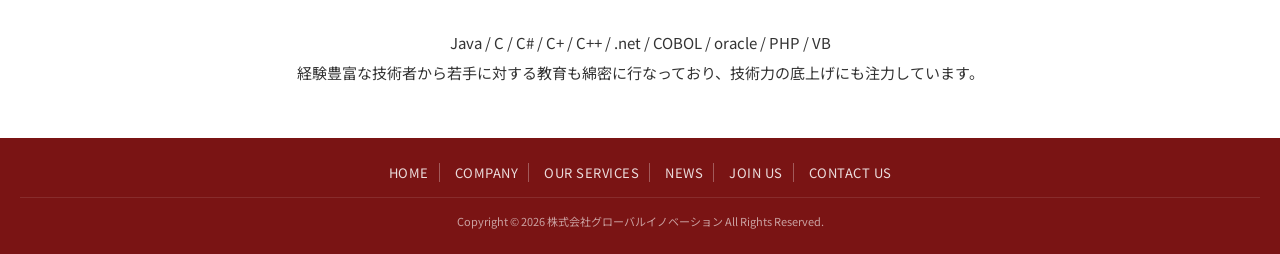
<file: services.html>
<!DOCTYPE html>
<html lang="ja">
<head>
  <meta charset="UTF-8">
  <meta name="viewport" content="width=device-width, initial-scale=1.0">
  <title>GBI | Global Innovation Inc.</title>

  <link rel="stylesheet"
  href="https://cdnjs.cloudflare.com/ajax/libs/font-awesome/6.5.0/css/all.min.css">

  <link rel="stylesheet" href="style.css">

  <link href="https://fonts.googleapis.com/css2?family=Noto+Sans+JP:wght@400;600;700&display=swap"
  rel="stylesheet">

</head>

<body>

<!-- ================= BANNER ================= -->
 <a href="https://scmconcepcion.github.io/v3test/" class="promo">
      🚀 新アプリ「IntraOne」リリース｜今すぐチェック → 人気No.1プラン：50,000円
  </a>


<!-- ================= HEADER ================= -->

<header class="header">

  <div class="header-inner">

    <!-- LOGO -->
    <a href="index.html" class="logo-wrap">

      <img src="images/logo.png" alt="GBI Logo">

      <div class="company-text">
        <span class="company-small-header">株式会社</span>
        <span class="company-name-header">
          グローバルイノベーション
        </span>
      </div>

    </a>

    <!-- NAV -->
    <ul class="nav-menu">

  <!-- 1 -->
  <li><a href="index.html">ホーム</a></li>

  <!-- 2 -->
  <li class="has-dropdown">
    <a href="about.html">会社情報</a>
    <ul class="dropdown">
      <li><a href="#greeting">代表挨拶</a></li>
      <li><a href="#philosophy">経営理念</a></li>
      <li><a href="#policy">経営方針</a></li>
      <li><a href="about.html#privacy">個人情報保護法</a></li>
    </ul>
  </li>

  <!-- 3 -->
  <li class="has-dropdown">
    <a href="services.html#services">事業内容</a>
    <ul class="dropdown">
      <li><a href="services.html#services">サービス一覧</a></li>
      <li><a href="services.html">製品情報</a></li>
      <li><a href="services.html#language">主な開発言語</a></li>
    </ul>
  </li>

  <!-- 4 -->
  <li class="has-dropdown">
    <a href="#">採用情報</a>
    <ul class="dropdown">
      <li><a href="#">社員の声</a></li>
      <li><a href="#">フォトギャラリー</a></li>
    </ul>
  </li>

  <!-- 5 -->
  <li><a href="#">お知らせ</a></li>

  <!-- 6 -->
  <li class="has-dropdown">
    <a href="#">お問い合わせ</a>
    <ul class="dropdown">
      <li><a href="#contact">お問い合わせフォーム</a></li>
      <li><a href="#">アクセス</a></li>
    </ul>
  </li>

</ul>

    <!-- PHONE -->
   <div class="header-contact">

  <div class="phone">
    <i class="fas fa-phone"></i>
    098-917-5572
  </div>

  <div class="sns-follow">
    <span class="sns-text">FOLLOW US</span>

    <div class="sns-icons">
      <a href="https://instagram.com/gbi_globalinnovation/"><i class="fab fa-instagram"></i></a>
      <a href="https://tiktok.com/@globalinnovation.okinawa"><i class="fab fa-tiktok"></i></a>
    </div>
  </div>

</div>

  </div>

</header>
<!-- ================= SERVICES ================= -->

<section id="services" class="services">

  <h2 class="services-title">
    OUR SERVICES
  </h2>
  <br>
  <h3 class="services-sub">
    事業内容について
  </h3>

  <div class="services-grid">

  <div class="service-card">
    <i class="fa-solid fa-laptop-code"></i>
    <h3>システム開発</h3>
    <br>
    <p>
      業務システム・Webアプリの<br>
      設計・開発を行います。
    </p>
  </div>

  <div class="service-card">
    <i class="fa-solid fa-globe"></i>
    <h3>Web制作</h3>
    <br>
    <p>
      企業サイトやLPの制作から<br>
      改善まで対応します。
    </p>
  </div>

  <div class="service-card">
    <i class="fa-solid fa-wifi"></i>
    <h3>ネットワーク構築</h3>
    <br>
    <p>
      安全で安定した環境を<br>
      設計・構築します。
    </p>
  </div>

  <div class="service-card">
    <i class="fa-solid fa-shield-halved"></i>
    <h3>セキュリティ対策</h3>
    <br>
    <p>
      情報漏洩や不正アクセスを<br>
      未然に防ぎます。
    </p>
  </div>

  <div class="service-card">
    <i class="fa-solid fa-headset"></i>
    <h3>ITサポート・コンサル</h3>
    <br>
    <p>
      業務効率化とDX推進を<br>
      トータルで支援します。
    </p>
  </div>

  <div class="service-card">
    <i class="fa-solid fa-file-excel"></i>
    <h3>業務効率化（Excel）</h3>
    <br>
    <p>
      Excel活用で業務の<br>
      自動化・効率化を支援します。
    </p>
  </div>
  
<div class="service-card">
  <i class="fa-brands fa-instagram"></i>
  <h3>SNS運用・コンテンツ制作</h3>
  <br>
  <p>
    SNS運用からコンテンツ企画・制作まで<br>
    トータルでサポートします。
  </p>
</div>

<div class="service-card">
  <i class="fa-solid fa-cloud"></i>
  <h3>クラウド導入支援</h3>
  <br>
  <p>
    AWS・クラウド環境の導入から<br>
    運用までサポートします。
  </p>
</div>

<div class="service-card">
  <i class="fa-solid fa-chart-line"></i>
  <h3>データ分析・DX支援</h3>
  <br>
  <p>
    データ活用により業務改善と<br>
    意思決定を支援します。
  </p>
</div>

</div>

  </div>

</section>

<!-- =================  DISPATCH SERVICE ================= -->

<section>
<div class="section-divider"></div>



<section id="dispatch" class="dispatch">

<section class="dispatch-page">

  <div class="dispatch-inner">
    <br>
    <h2 class="dispatch-title">DISPATCH SERVICE</h2>
    <br>
    <p class="dispatch-sub">システム要員派遣サービス</p>

    <p class="dispatch-text">
      派遣許可番号　派47-300194<br>
      労働者派遣法に基づくマージン率の公開<br>
      クライアントの要求するスケジュールに、迅速に対応し、成果を出せる人材、チームを擁しています。
    </p>

  </div>

</section>
</section>


<!-- ================= PROGRAMMING LANGUAGE ================= -->



<div class="section-divider"></div>


<section id="language" class="language">

<section class="language-page">

  <div class="language-inner">
    <br>
    <h2 class="language-title">PROGRAMMING LANGUAGE</h2>
    <br>
    <p class="language-sub">主な開発言語</p>

    <p class="language-text">
      Java / C / C# / C+ / C++ / .net / COBOL / oracle / PHP / VB<br>
      経験豊富な技術者から若手に対する教育も綿密に行なっており、技術力の底上げにも注力しています。    </p>

  </div>

</section>
</section>

<!-- ================= top to bottom scroll ================= -->
<a href="#home" class="scroll-circle" id="scrollBtn">
  <svg width="44" height="44">
    <circle cx="22" cy="22" r="18" class="bg"></circle>
    <circle cx="22" cy="22" r="18" class="progress"></circle>
  </svg>
  <span class="arrow"></span>
</a>


<script>
const scrollBtn = document.getElementById("scrollBtn");
const progressCircle = document.querySelector(".progress");
const sections = document.querySelectorAll("section");

const radius = 18;
const circumference = 2 * Math.PI * radius;

progressCircle.style.strokeDasharray = circumference;
progressCircle.style.strokeDashoffset = circumference;

function updateScroll(){
  const scrollTop = window.scrollY;
  const docHeight = document.body.scrollHeight - window.innerHeight;
  const progress = scrollTop / docHeight;

  // update progress circle
  progressCircle.style.strokeDashoffset =
    circumference - (progress * circumference);

  // arrow direction
  if (scrollTop > 300) {
    scrollBtn.classList.add("up");
  } else {
    scrollBtn.classList.remove("up");
  }
}

// click behavior
scrollBtn.addEventListener("click", (e) => {
  e.preventDefault();

  if (scrollBtn.classList.contains("up")) {
    window.scrollTo({ top: 0, behavior: "smooth" });
  } else {
    let currentScroll = window.scrollY;

    for (let i = 0; i < sections.length; i++) {
      if (sections[i].offsetTop > currentScroll + 50) {
        sections[i].scrollIntoView({ behavior: "smooth" });
        break;
      }
    }
  }
});

window.addEventListener("scroll", updateScroll);
window.addEventListener("load", updateScroll);
</script>

<!-- FOOTER -->
<footer class="footer">

  <div class="footerMenu">
    <a href="index.html">HOME</a>
    <a href="about.html">COMPANY</a>
    <a href="services.html">OUR SERVICES</a>
    <a href="#">NEWS</a>
    <a href="#">JOIN US</a>
    <a href="#contact">CONTACT US</a>
  </div>

  <div class="copyright">
    Copyright &#169; 2026 株式会社グローバルイノベーション All Rights Reserved.
  </div>

</footer>

</body>

</html>
</file>
<file: style.css>
* {
  margin: 0;
  padding: 0;
  box-sizing: border-box;
}

html, body {
  font-family: 'Noto Sans JP', sans-serif;
}
/* PROMO BAR */
.promo{
  width:100%;
  background:#a12d2d;
  color:white;
  text-align:center;
  padding:10px 0;
  font-size:14px;
  font-weight:600;
  cursor: pointer;
  transition: all 0.25s ease;
  animation: fadeSlide 0.6s ease;
}

@keyframes fadeSlide {
  from {
    opacity: 0;
    transform: translateY(-5px);
  }
  to {
    opacity: 1;
    transform: translateY(0);
  }
}

.promo:hover {
  background: #8f2424;
  letter-spacing: 0.5px;
}

a.promo,
a.promo:link,
a.promo:visited {
  color: #fff;
  text-decoration: none;
  display: block; 
}

a.promo:hover,
a.promo:active {
  color: #fff;
  text-decoration: none;
  opacity: 0.9;
}

/* ================= HEADER ================= */

.header {
  background: #5c1414;
  color: #fff;
  width: 100%;
}

.header-inner {
  max-width: 1200px;
  margin: auto;
  display: flex;
  align-items: center;
  justify-content: space-between;
  padding: 12px 20px;
}

/* ================= LOGO ================= */

.logo-wrap {
  display: flex;
  align-items: center;
  gap: 10px;
  text-decoration: none;
}

.logo-wrap img {
  height: 45px;
}

/* ================= COMPANY TEXT ================= */

.company-text {
  display: flex;
  flex-direction: column;
}

.company-small-header {
  font-size: 12px;
  color: rgba(255,255,255,0.7);
}

.company-name-header {
  font-size: 16px;
  font-weight: 600;
  color: #fff;
}

/* ================= NAVIGATION ================= */

.nav a {
  color: #d9d0d0;
  text-decoration: none;
  font-size: 12px;
  display: inline-block;
  align-items: center;
  gap: 5px;
  transition: 0.3s;
}

.nav a:hover {
  color: #ffcccb;
}

.has-dropdown > a::after {
  content: "▼";
  font-size: 10px;
  margin-left: 5px;
}

.nav-menu,
.dropdown {
  list-style: none;
  padding: 0;
  margin: 0;
}

/* ================= NEW NAV MENU ================= */
.nav-menu {
  list-style: none;
  display: flex;
  gap: 30px;
}

.nav-menu > li {
  position: relative;
}

.nav-menu > li > a {
  color: #fff;
  text-decoration: none;
  font-size: 13px;
  padding: 8px 0;
  display: block;
  transition: 0.3s;
}

.nav-menu > li > a:hover {
  color: #ffcccb;
}

/* ================= DROPDOWN ================= */
.dropdown {
  position: absolute;
  top: 100%;
  left: 0;
  text-decoration: none;
  background: rgba(92, 20, 20, 0.45); /* 👈 wine red + transparency */
  backdrop-filter: blur(12px);
  -webkit-backdrop-filter: blur(12px); /* safari support */
  min-width: 200px;
  border-radius: 8px;
  padding: 10px 0;
  border: 1px solid rgba(255,255,255,0.15);
  box-shadow: 0 8px 25px rgba(0,0,0,0.15);
  opacity: 0;
  visibility: hidden;
  transform: translateY(15px);
  transition: 0.3s;
  z-index: 999;
}

/* ================= SHOW ON HOVER ================= */
.has-dropdown:hover .dropdown {
  opacity: 1;
  visibility: visible;
  transform: translateY(0);
}

/* ================= DROPDOWN ITEMS ================= */
.dropdown li {
  padding: 8px 20px;
  list-style: none;
  font-size: 13px;
}

.dropdown a {
  color: rgba(255,255,255,0.85);
  font-size: 13px;
  display: block;
}

.dropdown a:hover {
  color: #fff;
  background: rgba(255,255,255,0.08);
  text-decoration: none;
}

.dropdown a,
.dropdown a:visited,
.dropdown a:active {
  color: rgba(255,255,255,0.9);
  text-decoration: none;
}

/* ================= PHONE ================= */

.phone {
  margin:0%;
  font-size: 18px;
  display: flex;
  justify-content: right;
  align-items: center;
  gap: 8px;
}

/* ================= SNS ================= */
/* container */
.sns-follow {
  display: flex;
  align-items: center;
  justify-content: right;
  gap: 10px;
}

/* text */
.sns-text {
  font-size: 12px;
  color: rgba(255,255,255,0.85);
}

/* icons */
.sns-icons {
  display: flex;
  gap: 12px;
}

.sns-icons a {
  color: rgba(255,255,255,0.8);
  font-size: 20px;
  transition: 0.25s;
}

.sns-icons a:hover {
  color: #760604;
  transform: translateY(-3px);
  text-shadow:0 0 10px rgba(255, 124, 124, 0.6);
}

.sns-icons a:nth-child(1):hover i{
  background: linear-gradient(45deg, #feda75, #d62976, #962fbf);
  -webkit-background-clip: text;
  -webkit-text-fill-color: transparent;
}

.sns-icons a:nth-child(2):hover i{
  color:#fff;
  text-shadow:
    2px 0 #25F4EE,
   -2px 0 #FE2C55;
}

/* ================= HERO ================= */
.hero {
  margin: 0;
  position: relative;
  width:100%;
  height: 100vh;
  overflow: hidden;
}

/* Background Image */

.hero-bg {
  width: 100%;
  height: 100%;
  object-fit: cover;
}

/* Dark Overlay */

.hero-overlay {
  position: absolute;
  top: 50%;
  left: 50%;
  transform: translate(-50%, -50%);
  width: 100%;
  height: 100%;
  display: flex;
  flex-direction: column;
  justify-content: flex-end;
  align-items: center;
  text-align: center;
  color: white;
  padding: 0 20px;
  background: linear-gradient(
    rgba(0,0,0,0.2),
    rgba(0,0,0,0.4)
  );
}

/* TITLE */
.hero-title {
  font-size: 40px;
  font-weight: 700;
  margin: 0 auto 12px;
  letter-spacing: 2px;
  max-width: 600px;
}

/* SUBTITLE */
.hero-sub {
  font-size: 20px;
  line-height: 1.8;
  opacity: 0.95;
  max-width: 500px;
  margin-bottom:10px;
}

.hero-title,
.hero-sub {
  text-shadow:
    0 2px 8px rgba(0,0,0,0.6);
}

/* SCROLL INDICATOR */
.scroll-indicator {
  position: absolute;
  bottom: 40px;
  font-size: 14px;
  opacity: 0.8;
}

/* ================= SERVICES ================= */
.services {
  padding: 50px 50px;
  background: #ffffff;
}

.services-title {
  text-align: center;
  font-size: 30px;
  margin-top: 30px;
  margin-bottom: -20px;
  letter-spacing: 2px;
}

.services-sub{
  text-align: center;
  font-size: 14px;
  letter-spacing: 0px;
  margin-bottom: 40px;
  margin-top: 0px;
  color:#625c5c;
}

/* GRID */
.services-grid {
  max-width: 1100px;
  margin: auto;
  display: grid;
  grid-template-columns: repeat(auto-fit, minmax(280px, 1fr));
  gap: 40px;
}

/* CARDS */
.service-card {
  background: #ffffff;
  text-align: center;
  padding: 40px 30px;
  border-radius: 16px;
  border: 2px solid rgba(92, 20, 20, 0.15);
  box-shadow:
    0 10px 30px rgba(0,0,0,0.05);
  transition: all 0.35s ease;
  position: relative;
  overflow: hidden;
  margin-bottom: 0;
}

.service-card:hover {
  transform: translateY(-10px);
  border: 1px solid #5c1414; 
  box-shadow: 0 20px 50px rgba(92,20,20,0.25);
}

/* gradient glow effect */
.service-card::before {
  content: "";
  position: absolute;
  inset: 0;
  background: linear-gradient(
    120deg,
    transparent,
    rgba(92,20,20,0.08),
    transparent
  );

  opacity: 0;
  transition: 0.4s;
}

.service-card:hover::before {
  opacity: 1;
}

.service-card i {
  font-size: 22px;
  color: #5c1414;
  margin-bottom: 12px;
  transition: 0.3s;
  background: rgba(92,20,20,0.08);
  padding: 12px;
  border-radius: 50%;
  display: inline-flex;
  align-items: center;
  justify-content: center;
  width: 44px;
  height: 44px;
  margin-bottom: 15px;
}

.service-card:hover i {
  transform: scale(1.1);
  background: rgba(92,20,20,0.15);
}

.service-card h3 {
  font-size: 18px;
  margin-bottom: 10px;
}

.service-card p {
  font-size: 14px;
  color: #555;
  line-height: 1.6;
}

.service-card::after {
  content: "";
  position: absolute;
  bottom: 0;
  left: 0;
  width: 100%;
  height: 3px;
  background: #5c1414;
  transform: scaleX(0);
  transition: 0.3s;
}

.service-card:hover::after {
  transform: scaleX(1);
}

/* ================= MOBILE 

@media (max-width: 768px) {

  .hero-title {
    font-size: 32px;
  }

  .hero-sub {
    font-size: 16px;
  }

  .services-grid {
    grid-template-columns: 1fr;
  }

}
  ================= */

/* FULL IMAGE 

.hero-full-img {

  width: 100%;
  margin-bottom: 40px;
}

.hero-full-img img {

  width: 100%;
  height: auto;

  display: block;
}
*/

.hero {
  position: relative;
  width: 100%;
  height: auto;    
}

.hero-image {
  width: 100%;
  height: auto;
  object-fit: cover;
  object-position: center 30%;
}
/* TAGLINE */

.hero-bottom {
  max-width: 700px;
  margin: auto;
  padding: 0 20px;
  transform: translateY(-40px);
}

.tagline {
  font-size: 15px;
  line-height: 1.8;
  margin-bottom: 30px;
  color: rgba(255,255,255,0.9);
}

/* HERO BUTTON */
.btn-primary {
  display: inline-block;
  background: #ffffff;
  color: #5c1414;
  padding: 12px 32px;
  border-radius: 30px;
  text-decoration: none;
  font-weight: 600;
  transition: 0.3s;
  margin-top: 10px;
}

.btn-primary:hover {
  transform: translateY(-2px);
  box-shadow: 0 8px 20px rgba(0,0,0,0.3);
}

/* ================= CONTACT ================= */
.contact {
  scroll-margin-top: 100px;
  padding: 50px 50px;
}

.contact-inner {
  max-width: 500px;
  margin: auto;
  text-align: center;
}

.contact h2 {
  font-size: 32px;
  margin-bottom: 30px;
  color: #000000;
}

.contact-sub{
  text-align: center;
  font-size: 14px;
  letter-spacing: 0px;
  margin-bottom: 35px;
  margin-top: -25px;
  color:#625c5c;
}

/* FORM */
.contact input,
.contact textarea {
  width: 100%;
  padding: 12px;
  margin-bottom: 20px;
  border-radius: 8px;
  border: 1px solid #ccc;
  font-size: 14px;
}

.contact textarea {
  min-height: 120px;
  resize: vertical;
}

/* BUTTON */
.contact button {
  background: #ad2222;
  color: #fff;
  padding: 12px 30px;
  border: none;
  border-radius: 20px;
  cursor: pointer;
  font-size:15px;
  margin-bottom: 40px;
}

.contact button:hover {
  background: #3a0c0c;
}

/* ================= MOBILE ================= */

@media (max-width: 768px) {
  .nav {
    display: none;
  }

  .hero-title {
    font-size: 32px;
  }

  .tagline {
    font-size: 16px;
  }

}
/* HERO BUTTON */

.hero-btn {
  margin-top: 10px;
  margin-bottom: 30px;
  display: inline-block;
  padding: 8px 30px;
  border: 2px solid white;
  color: white;
  text-decoration: none;
  font-weight: 600;
  letter-spacing: 1px;
  border-radius: 30px;
  transition: all 0.3s ease;
}

/* HOVER EFFECT*/

.hero-btn:hover {
  background: white;
  color: #5c1414;
  transform: translateY(-2px);
}

html
{
  scroll-behavior:smooth;
}

/* ================= TOP TO BOTTOM SCROLL ================= */
.scroll-circle{
  position:fixed;
  bottom:25px;
  right:25px;
  width:44px;
  height:44px;
  border-radius:50%;  
  z-index:9999;
  display:flex;
  align-items:center;
  justify-content:center;
  cursor:pointer;
  background:rgba(195, 128, 141, 0.7); /* dark glass */
  backdrop-filter:blur(8px);
  box-shadow:0 8px 20px rgba(0,0,0,0.25);
  transition: all 0.25s ease;
}

/* SVG CIRCLES */
.scroll-circle svg{
  position:absolute;
  transform:rotate(-90deg);
  top:0;
  left:0;
  z-index:1; 
}

.scroll-circle circle{
  fill:none;
  stroke-width:2;
}

/* background ring */
.scroll-circle .bg{
  stroke:rgba(255,255,255,0.15);
}

/* progress ring */
.scroll-circle .progress{
  stroke:#7a1414;
  stroke-dasharray:113; /* circumference */
  stroke-dashoffset:113;
  transition:stroke-dashoffset 0.2s ease;
}

/* arrow */
.scroll-circle .arrow{
  width:10px;
  height:10px;
  border-left:2px solid #f5c3c3;
  border-bottom:2px solid #f5c3c3;
  transform:rotate(-45deg);
  transition:0.3s;
  z-index:2;
}

/* when scrolled → arrow becomes UP */
.scroll-circle.up .arrow{
  transform:rotate(135deg);
}

/* hover */
.scroll-circle:hover{
  transform: translateY(-3px) scale(1.05);
}

@keyframes floatBtn {
  0%,100% { transform: translateY(0); }
  50% { transform: translateY(-4px); }
}

/* ================= FOOTER ================= */

.footer {
  background: #7a1414;
  padding: 25px 20px;
  text-align: center;
  text-decoration: none;
}

.footerMenu{
  display: flex;
  text-decoration: none;
  justify-content: center;
  align-items: center;
  gap: 25px;
  margin-bottom: 12px;
  flex-wrap: wrap;  
}

.footerMenu a {
  position: relative;
  color: rgba(255,255,255,0.85);
  text-decoration: none;
  font-size: 13px;
  letter-spacing: 0.5px;
  transition: all 0.25s ease;
}

.footerMenu a::after {
  content: "";
  position: absolute;
  left: 0;
  bottom: -4px;
  width: 100%;
  height: 2px;
  background: #fff;
  transform: scaleX(0);
  transform-origin: left;
  transition: transform 0.3s ease;
}

.footerMenu a:visited {
  color: #fff;
}

.footerMenu a:not(:last-child) {
  margin-right: -10px;
  padding-right: 10px;
  border-right: 1px solid rgba(255,255,255,0.3);
}

.footerMenu a:hover{
 color: #fff;
  transform: translateY(-2px);
}

/* ================= COPYRIGHT ================= */
.copyright{
  font-size:11px;
  color:rgba(255,255,255,0.6);
  border-top:1px solid rgba(255,255,255,0.1);
  padding-top:15px;
  margin-top:15px;
}

/* ================= ABOUT PAGE ================= */

.about {
  scroll-margin-top: 100px;
}

.about-inner {
  max-width: 900px;
  margin: auto;
  text-align: center;
}

.about-title {
  text-align: center;
  font-size: 30px;
  margin-bottom: -20px;
  letter-spacing: 2px;
}

.about-sub{
  text-align: center;
  font-size: 14px;
  font-weight: bold;
  letter-spacing: 0px;
  margin-bottom: 35px;
  margin-top: 0px;
  color:#625c5c;
}

.about-text {
  text-align: center;
  font-size: 15px;
  line-height: 2;
  color: #333;
  margin-top: 30px;
  margin-bottom: 50px;
}

/* ================= GREETINGS ================= */

.greeting {
  padding: 50px 20px 60px;
  text-align: center;
}

.greeting-title {
  text-align: center;
  font-size: 30px;
  margin-bottom: -20px;
  letter-spacing: 2px;
}

.greeting-sub{
  text-align: center;
  font-size: 14px;
  font-weight: bold;
  letter-spacing: 0px;
  margin-bottom: 35px;
  margin-top: 0px;
  color:#625c5c;
}

.greeting-inner {
  max-width: 1000px;
  margin: 60px auto 0;
  margin: bottom;
  display: flex;
  align-items: center;
  gap: 50px;
  text-align: left;
}

.greeting-inner.reverse {
  flex-direction: row-reverse;
}

/* name under photo */
.greeting-name {
  text-align: right;
  margin-top: 30px;
  font-weight: 600;
  font-size: 14px;
}

/* IMAGE */
.greeting-img {
  position: relative;
  width: 320px;
}

.greeting-img img {
  width: 320px;
  height: 380px;
  object-fit: cover;
  object-position: center top;
  border-radius: 10px;
  box-shadow: 0 10px 30px rgba(0,0,0,0.1);
  position:relative;
  z-index: 1;
}

.greeting-img::before {
  content: "";
  position: absolute;
  top: 18px;
  left: -20px;
  width: 320px;
  height: 380px;
  background: #772525;
  border-radius: 12px;
  z-index: 0;
}

/* TEXT */
.greeting-text {
  flex: 1;
  align-items: center;
}

.greeting-text p {
  font-size: 14px;
  line-height: 2;
  margin-bottom: 15px;
  color: #333;
}

/* SIGNATURE */
.greeting-sign {
  margin-top: 50px;
  font-weight: 600;
  text-align: right;
}

/* ================= PHILOSOPHY ================= */

.philosophy {
  padding: 30px 20px;
  background: #ffffff;
  text-align: center;
}

.philosophy-title {
  text-align: center;
  font-size: 30px;
  margin-bottom: -20px;
  letter-spacing: 2px;
}

.philosophy-sub{
  text-align: center;
  font-size: 14px;
  font-weight: bold;
  letter-spacing: 0px;
  margin-bottom: -10px;
  margin-top: 0px;
  color:#625c5c;
}

.philosophy-inner {
  max-width: 1100px;
  margin: auto;
  display: flex;
  flex-direction: column;
  justify-content: center;
}

.philosophy-grid {
  display: grid;
  grid-template-columns: repeat(2, 1fr);
  gap: 35px 60px;
  margin-top: 50px;
  max-width: 800px;
  margin-left: auto;
  margin-right: auto;
  row-gap: 50px;    
  column-gap: 60px; 
}

.philosophy-item {
  display: flex;
  align-items: center;
  gap: 18px;
  text-align: left;
  min-height: 70px;
}

/* ICON */
.philosophy-icon {
  width: 60px;
  height: 60px;
  display: flex;
  align-items: center;
  justify-content: center;
  border-radius: 15px; 
  flex-shrink: 0;
  font-size: 20px;

  /* GLASS STYLE */
  background: rgba(92, 20, 20, 0.08);
  backdrop-filter: blur(10px);
  border: 1px solid rgba(92, 20, 20, 0.15);
  color: #5c1414;
  box-shadow:
    0 8px 20px rgba(0,0,0,0.05);
  transition: all 0.3s ease;
}

.philosophy-icon img {
  max-width: 100%;
  max-height: 100%;
  width: 100%;
  height: 100%;
  object-fit: contain; 
}

.philosophy-item:hover .philosophy-icon {
  transform: translateY(-6px) scale(1.05);
  background: rgba(92, 20, 20, 0.15);
  box-shadow:
    0 15px 35px rgba(92,20,20,0.25);
}

.philosophy-item:nth-child(2) .philosophy-icon {
  background: rgba(120, 40, 40, 0.08);
}

.philosophy-item:nth-child(3) .philosophy-icon {
  background: rgba(92, 20, 20, 0.12);
}

/* ================= POLICY ================= */

.policy {
  padding: 30px 20px;
}

.policy-title {
  text-align: center;
  font-size: 30px;
  margin-bottom: -20px;
  letter-spacing: 2px;
}

.policy-sub{
  text-align: center;
  font-size: 14px;
  font-weight: bold;
  letter-spacing: 0px;
  margin-bottom: 35px;
  margin-top: 0px;
  color:#625c5c;
}

.policy-inner {
  max-width: 900px;
  margin: auto;
}

.policy-block {
  margin-bottom: 35px;
}

.policy-block h3 {
  font-size: 14px;
  margin-bottom: 8px;
  color: #333;
}

/* BOX */
.policy-box {
  background: #eaeaea;
  padding: 15px 20px;
  border-radius: 6px;
  font-size: 13px;
  line-height: 1.8;
  color: #333;
  transition: 0.2s;
}

.policy-box:hover {
  background: #e0e0e0;
}

/* ================= SECTION DIVIDER LINE ================= */

.section-divider {
  max-width: 1500px;
  margin-top: 30px;
  margin-bottom: 10px;
  height: 2px;
  background: linear-gradient(
    to right,
    transparent,
    rgba(92,20,20,0.4),
    transparent
  );
}

/* ================= DISPATCH PAGE ================= */

.dispatch {
  scroll-margin-top: 100px;
}

.dispatch-inner {
  max-width: 900px;
  margin: auto;
  text-align: center;
}

.dispatch-title {
  text-align: center;
  font-size: 30px;
  margin-bottom: -20px;
  letter-spacing: 2px;
}

.dispatch-sub{
  text-align: center;
  font-size: 14px;
  font-weight: bold;
  letter-spacing: 0px;
  margin-bottom: 35px;
  margin-top: 0px;
  color:#625c5c;
}

.dispatch-text {
  text-align: center;
  font-size: 15px;
  line-height: 2;
  color: #333;
  margin-top: 30px;
  margin-bottom: 50px;
}

/* ================= PROGRAMMING LANGUAGE ================= */

.language {
  scroll-margin-top: 100px;
}

.language-inner {
  max-width: 900px;
  margin: auto;
  text-align: center;
}

.language-title {
  text-align: center;
  font-size: 30px;
  margin-bottom: -20px;
  letter-spacing: 2px;
}

.language-sub{
  text-align: center;
  font-size: 14px;
  font-weight: bold;
  letter-spacing: 0px;
  margin-bottom: 35px;
  margin-top: 0px;
  color:#625c5c;
}

.language-text {
  text-align: center;
  font-size: 15px;
  line-height: 2;
  color: #333;
  margin-top: 30px;
  margin-bottom: 50px;
}

/* ================= PRIVACY ================= */

.privacy {
  scroll-margin-top: 100px;
}

.privacy-inner {
  max-width: 900px;
  margin: auto;
}

.privacy-title {
  text-align: center;
  font-size: 30px;
  margin-bottom: -20px;
  letter-spacing: 2px;
}

.privacy-sub {
  text-align: center;
  font-size: 14px;
  font-weight: bold;
  margin-bottom: 40px;
  color: #625c5c;
}

/* INTRO */
.privacy-intro {
  font-size: 15px;
  line-height: 2;
  color: #333;
  margin-bottom: 40px;
}

/* DATE */
.privacy-date {
  margin-top: -10px;
  text-align: right;
  font-size: 13px;
  line-height: 1.8;
  color: #555;
  margin-bottom: 20px;
}

/* ================= CAREERS ================= */

.careers {
  padding: 40px 20px 70px;
  scroll-margin-top: 100px;
}

.careers-inner {
  max-width: 1100px;
  margin: auto;
}

.careers-title {
  text-align: center;
  font-size: 30px;
  margin-bottom: -20px;
  letter-spacing: 2px;
}

.careers-sub {
  text-align: center;
  font-size: 14px;
  font-weight: bold;
  color: #625c5c;
  margin-bottom: 40px;
}

.careers-table-wrap {
  background: #fff;
  border-radius: 12px;
  overflow: hidden;
  box-shadow:
    0 10px 30px rgba(0,0,0,0.05);
  border: 1px solid rgba(92,20,20,0.1);
}

.careers-table {
  width: 100%;
  border-collapse: collapse;
}

.careers-table th {
  width: 180px;
  background: #5c1414;
  color: #fff;
  text-align: left;
  padding: 18px 20px;
  font-size: 14px;
  vertical-align: top;
  border-bottom: 1px solid rgba(255,255,255,0.08);
}

.careers-table td {
  background: #fafafa;
  padding: 18px 22px;
  font-size: 14px;
  line-height: 2;
  color: #333;
  border-bottom: 1px solid #e5e5e5;
}

.careers-table tr:last-child th,
.careers-table tr:last-child td {
  border-bottom: none;
}

.careers-highlight {
  color: #c96b1d;
  font-weight: 600;
}

.careers-link {
  color: #c96b1d;
  text-decoration: none;
  font-weight: 600;
  transition: 0.25s;
}

.careers-link:hover {
  opacity: 0.7;
}

/* ================= MOBILE ================= */

@media (max-width: 768px) {

  .careers-table,
  .careers-table tbody,
  .careers-table tr,
  .careers-table th,
  .careers-table td {
    display: block;
    width: 100%;
  }

  .careers-table th {
    border-bottom: none;
  }

  .careers-table td {
    border-top: none;
    margin-bottom: 10px;
  }

}

/* ================= INITIATIVE ================= */

.initiative-section{

}

.initiative-card{
  max-width: 1000px;
  margin: auto;
  background: #fff;
  border-radius: 14px;
  padding: 50px;
  box-shadow: 0 10px 30px rgba(0,0,0,0.06);
  border: 1px solid rgba(92,20,20,0.08);
}

.initiative-header{
  text-align:center;
  margin-bottom:40px;
}

.initiative-header h2{
  font-size:32px;
  letter-spacing:1px;
}

.initiative-header p{
  font-size:14px;
  color:#666;
  margin-top:8px;
}

.initiative-logo{
  text-align:center;
  margin-bottom:40px;
}

.initiative-logo img{
  width:160px;
}

.initiative-content{
  max-width:750px;
  margin:auto;
}

.initiative-content h3{
  font-size:20px;
  margin-bottom:10px;
  color:#5c1414;
}

.initiative-content p{
  line-height:2;
  color:#444;
  margin-bottom:30px;
}

.initiative-box{
  background:#f7f7f7;
  padding:25px;
  border-radius:10px;
  border-left:4px solid #5c1414;
}

.initiative-box h4{
  margin-bottom:15px;
}

.initiative-box ol{
  padding-left:20px;
  line-height:2;
}
</file>
